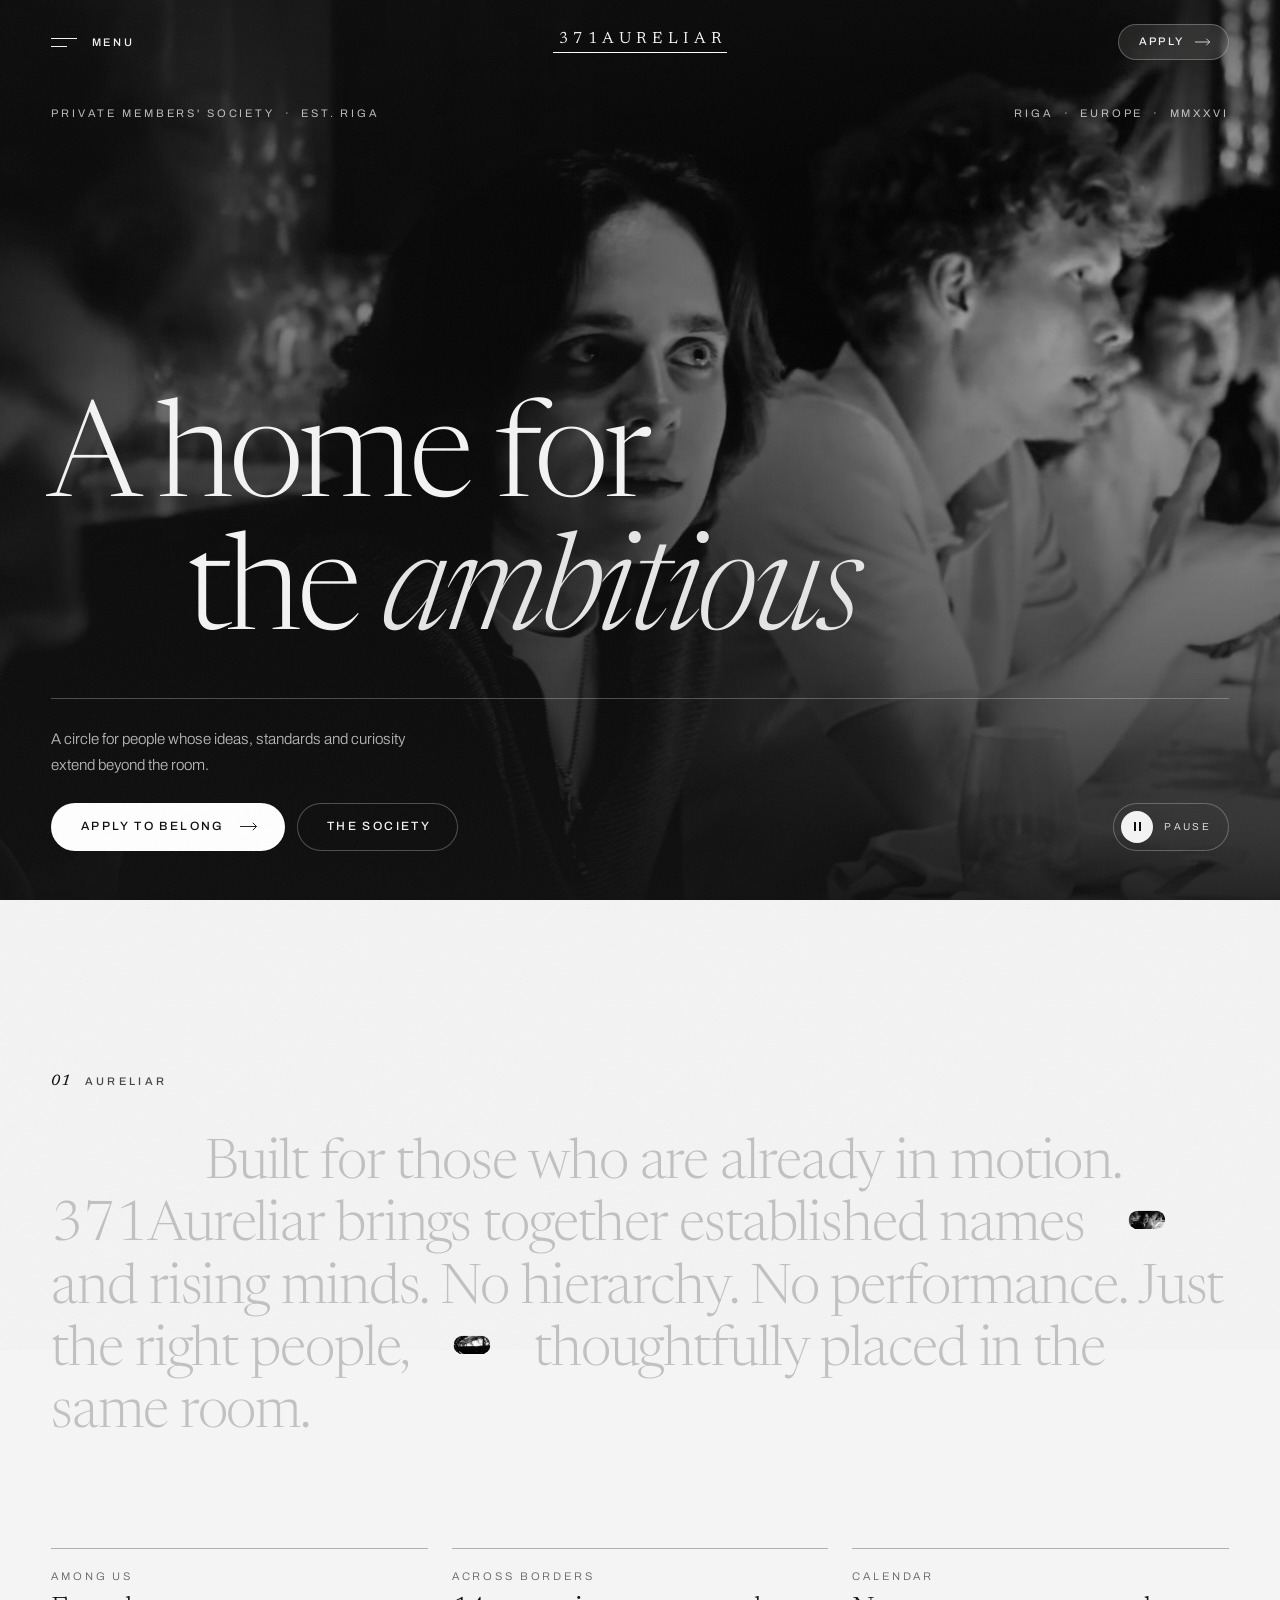
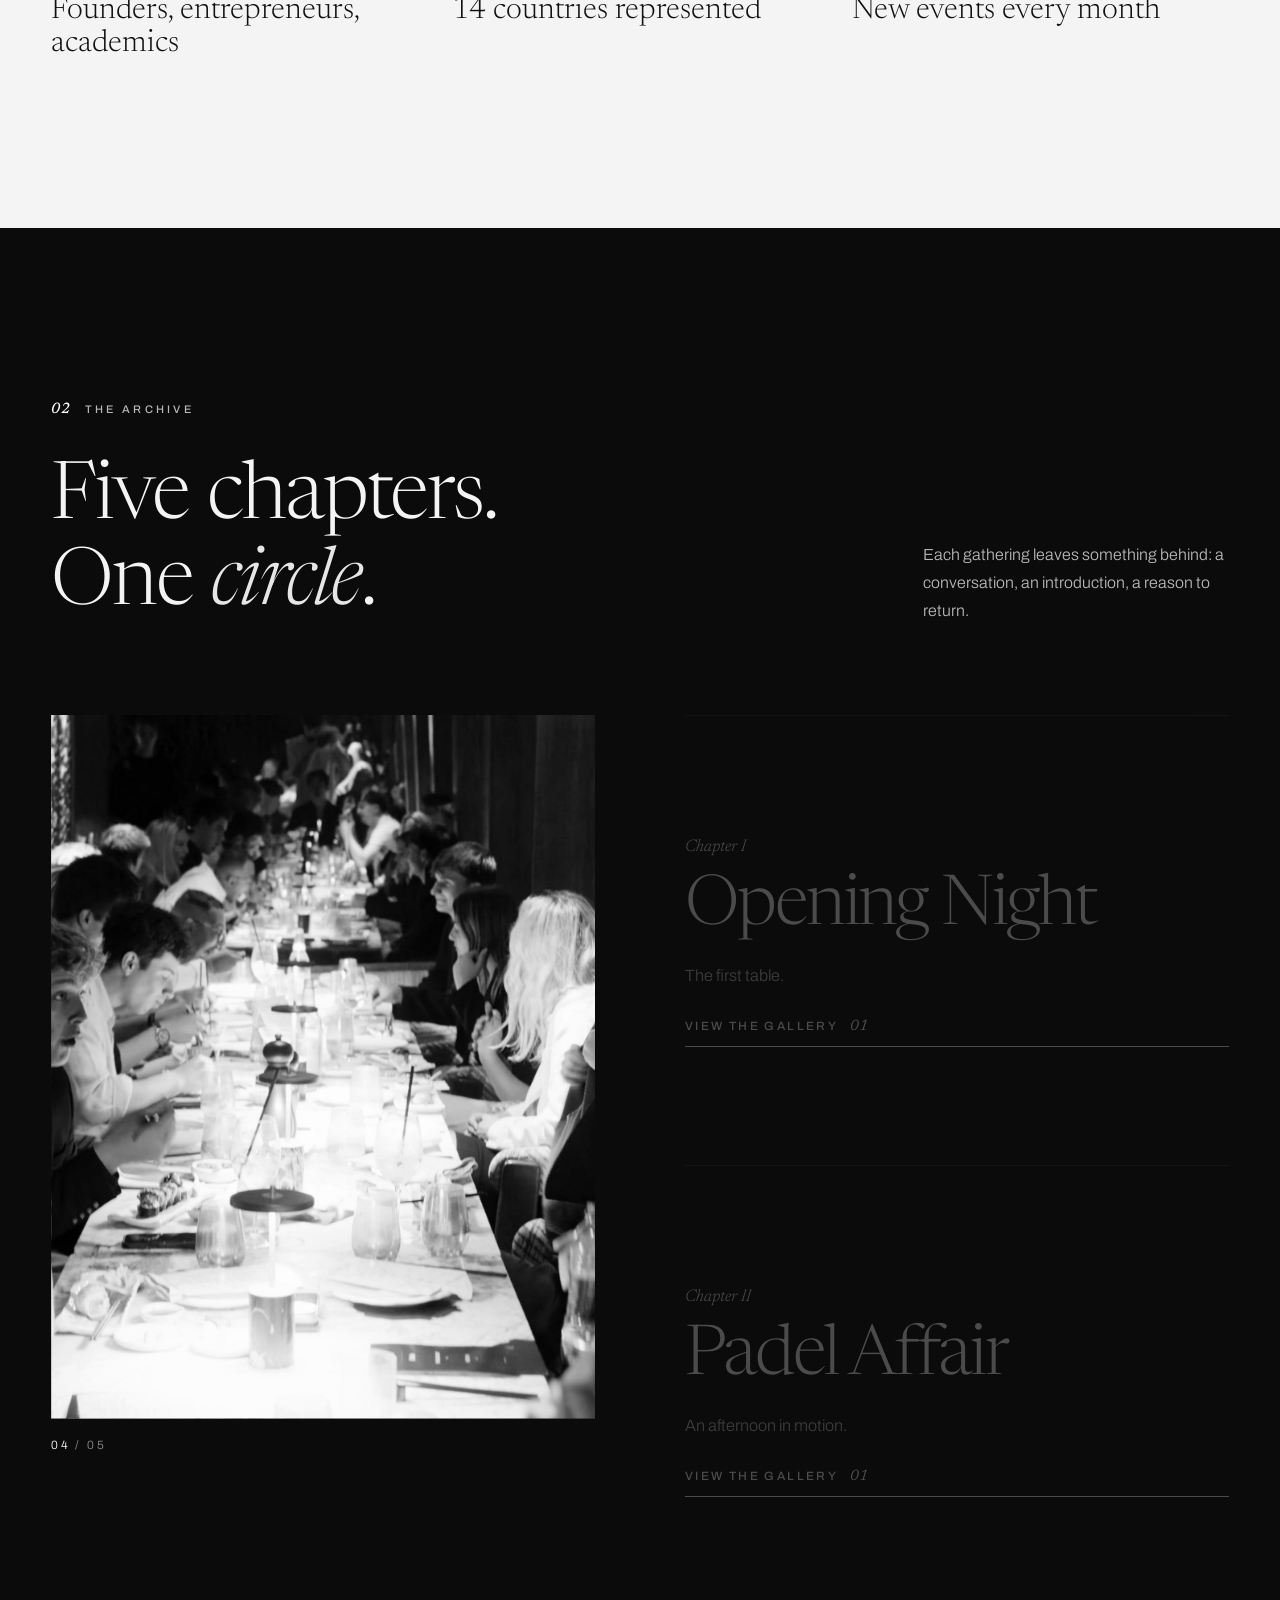
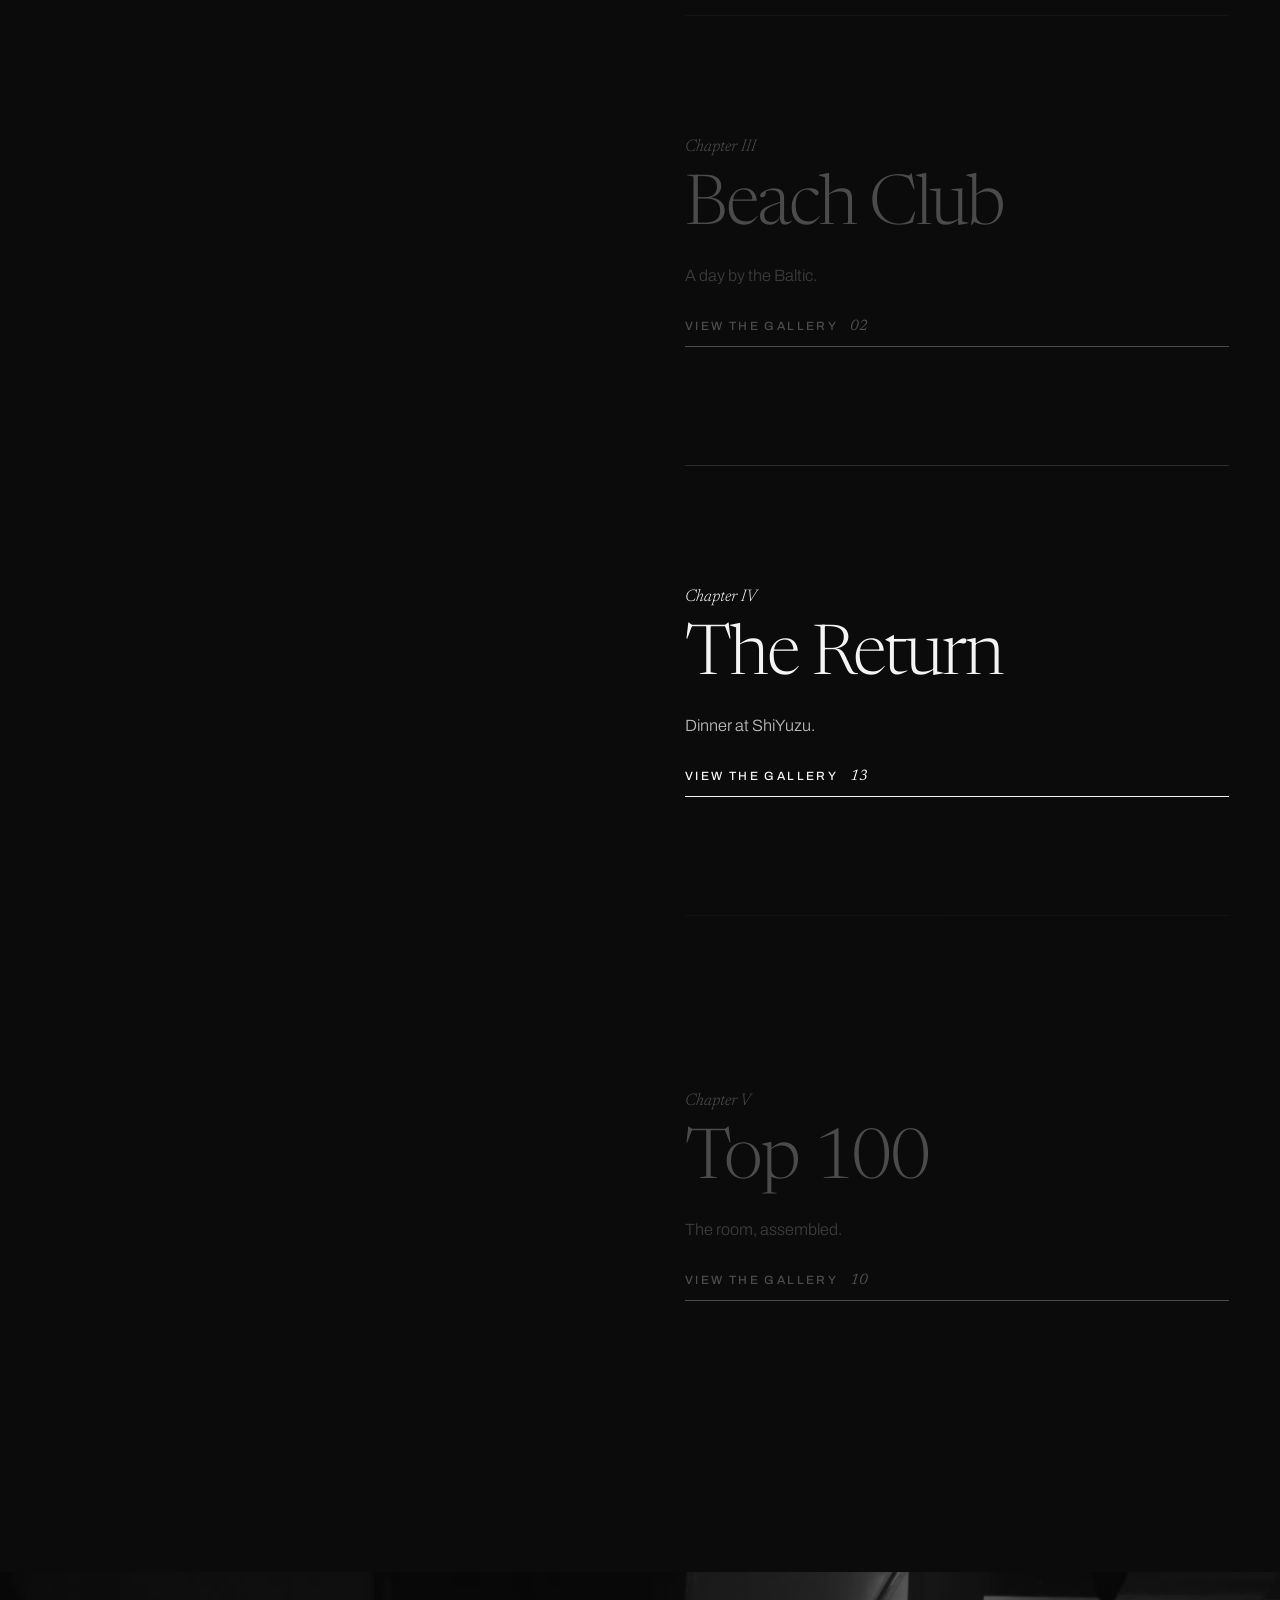
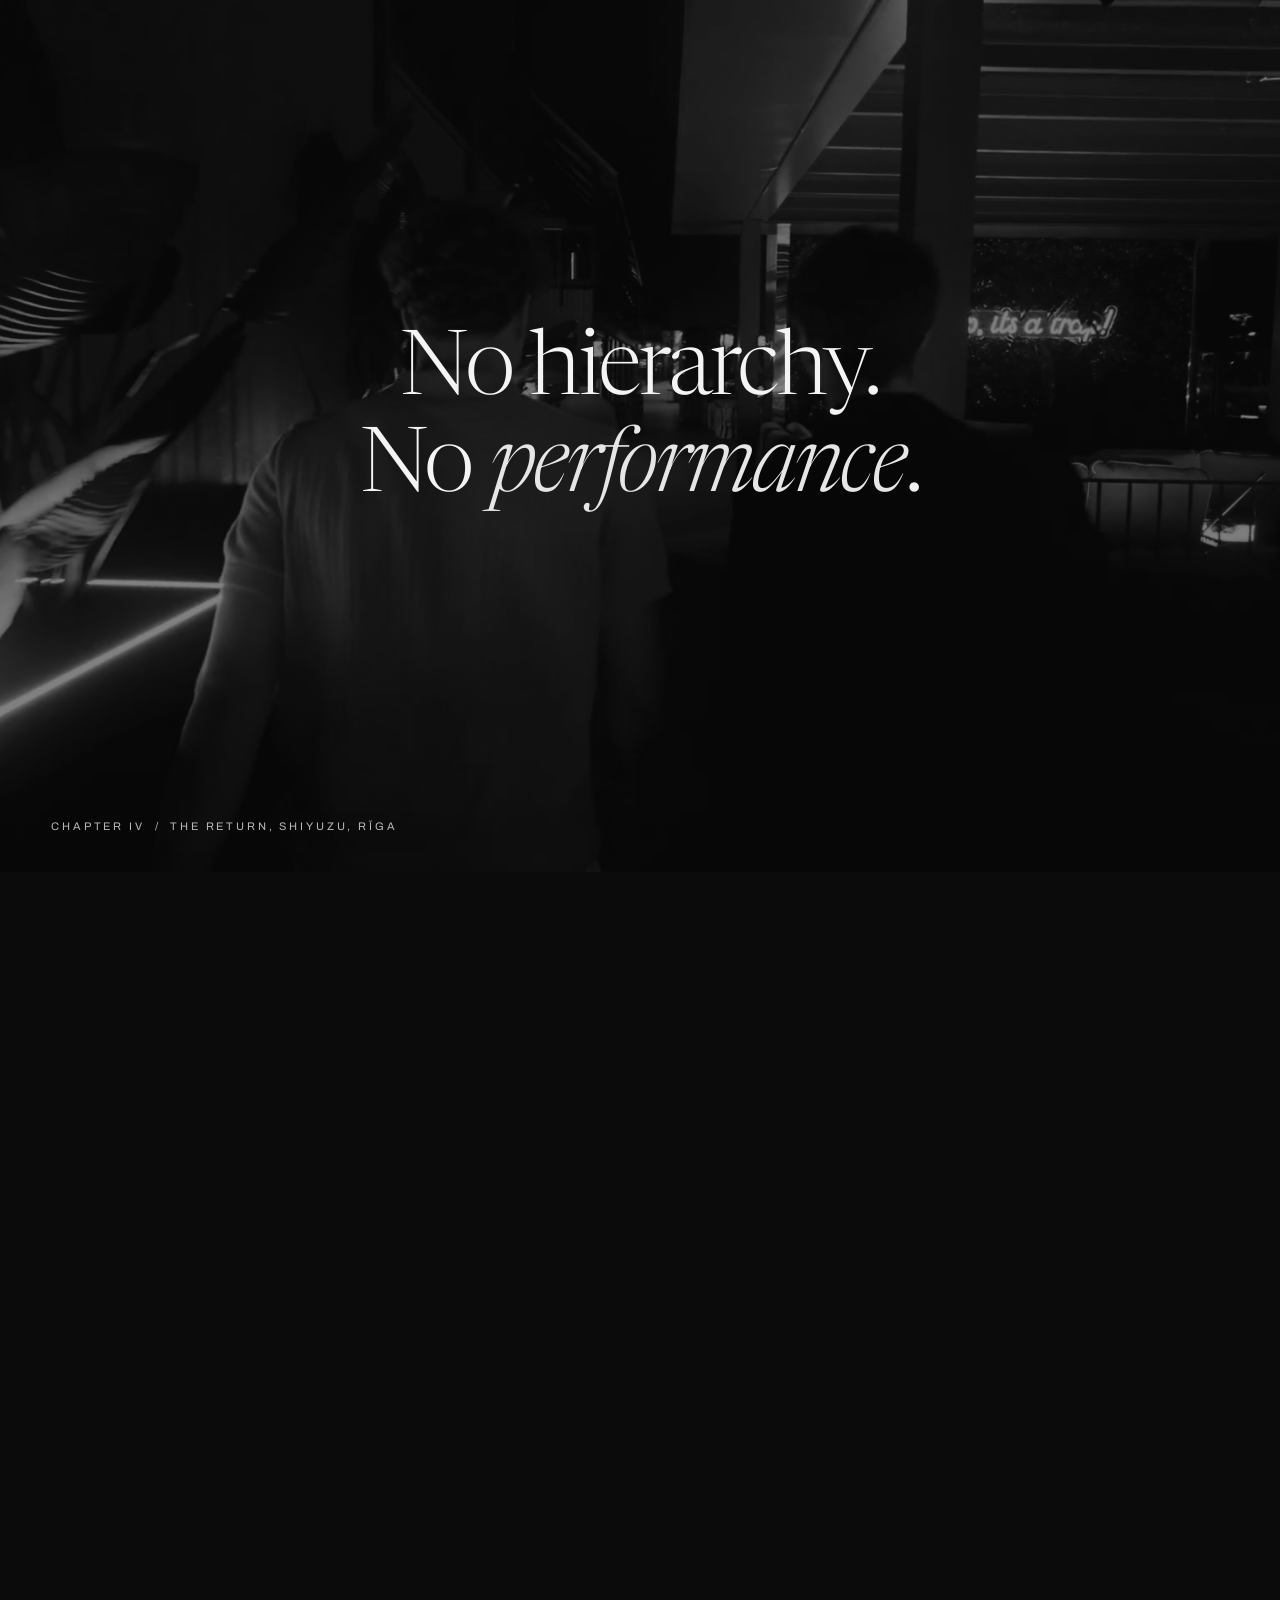
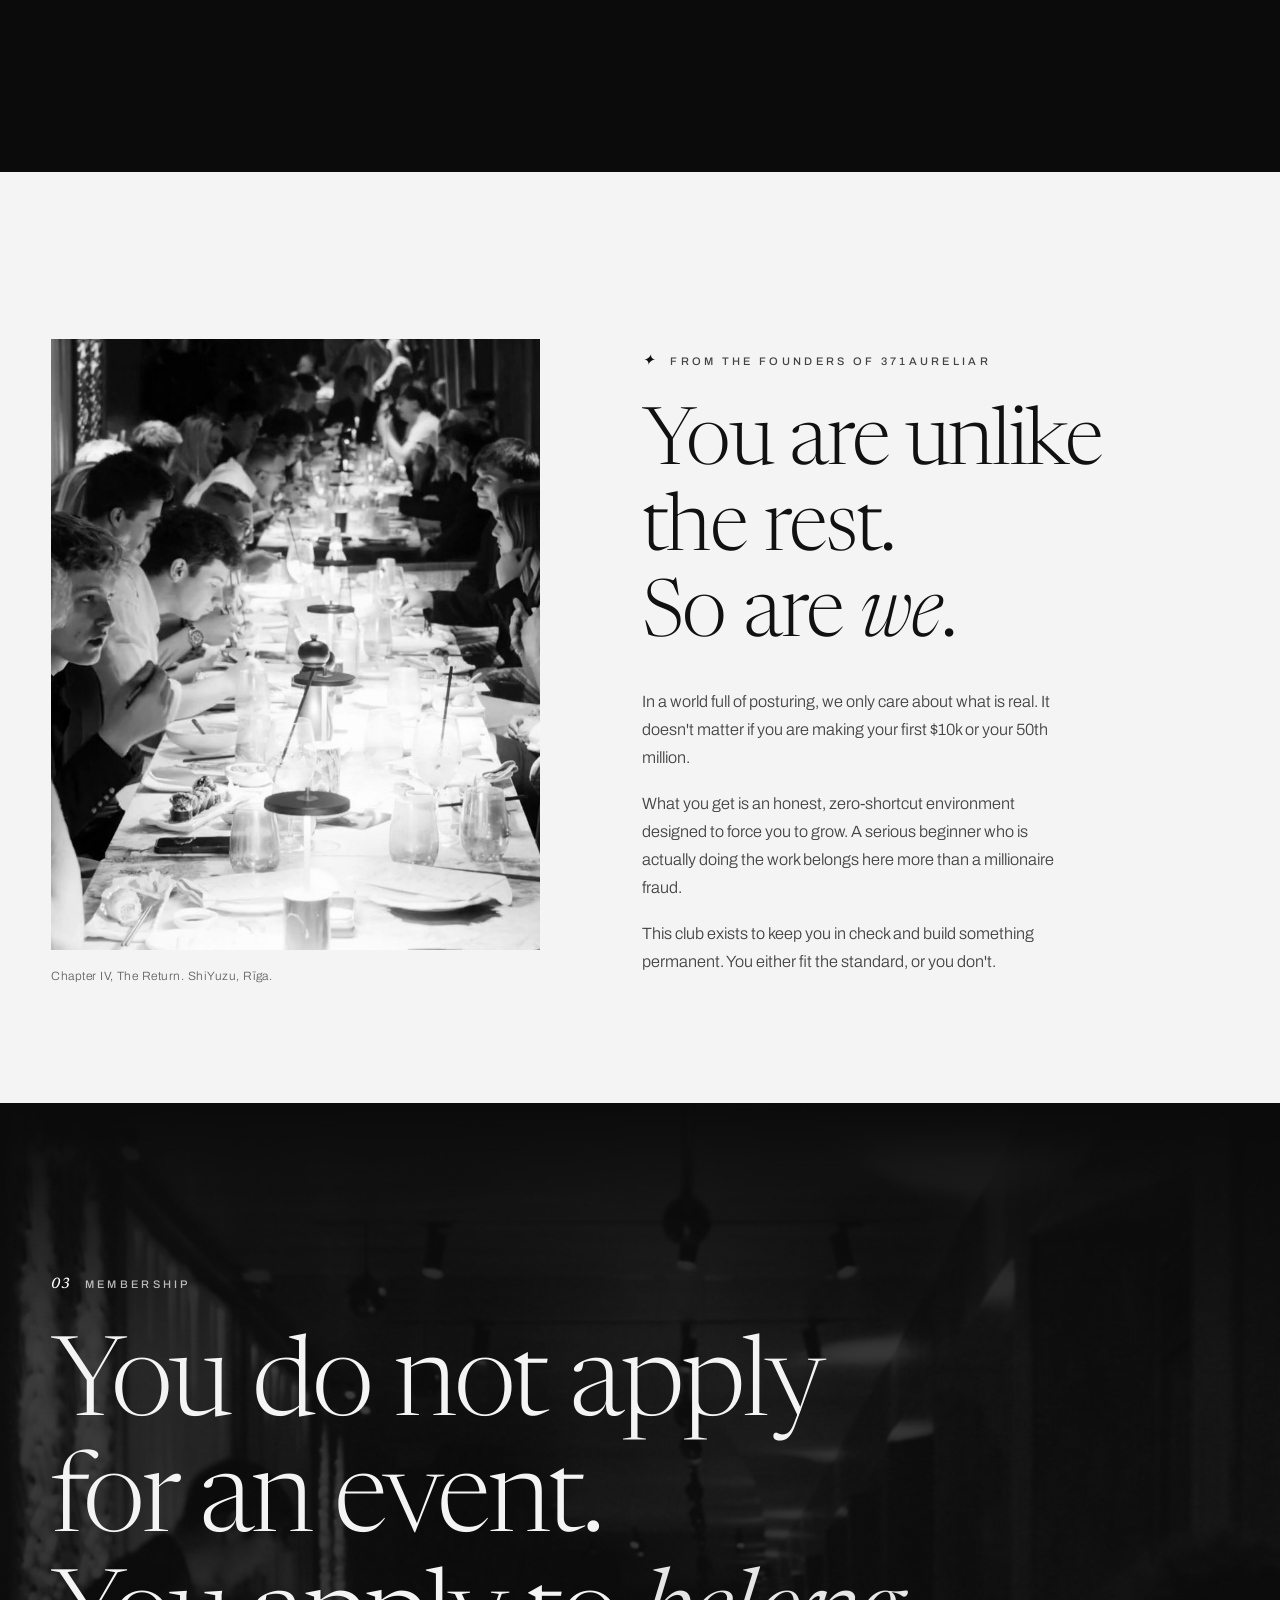
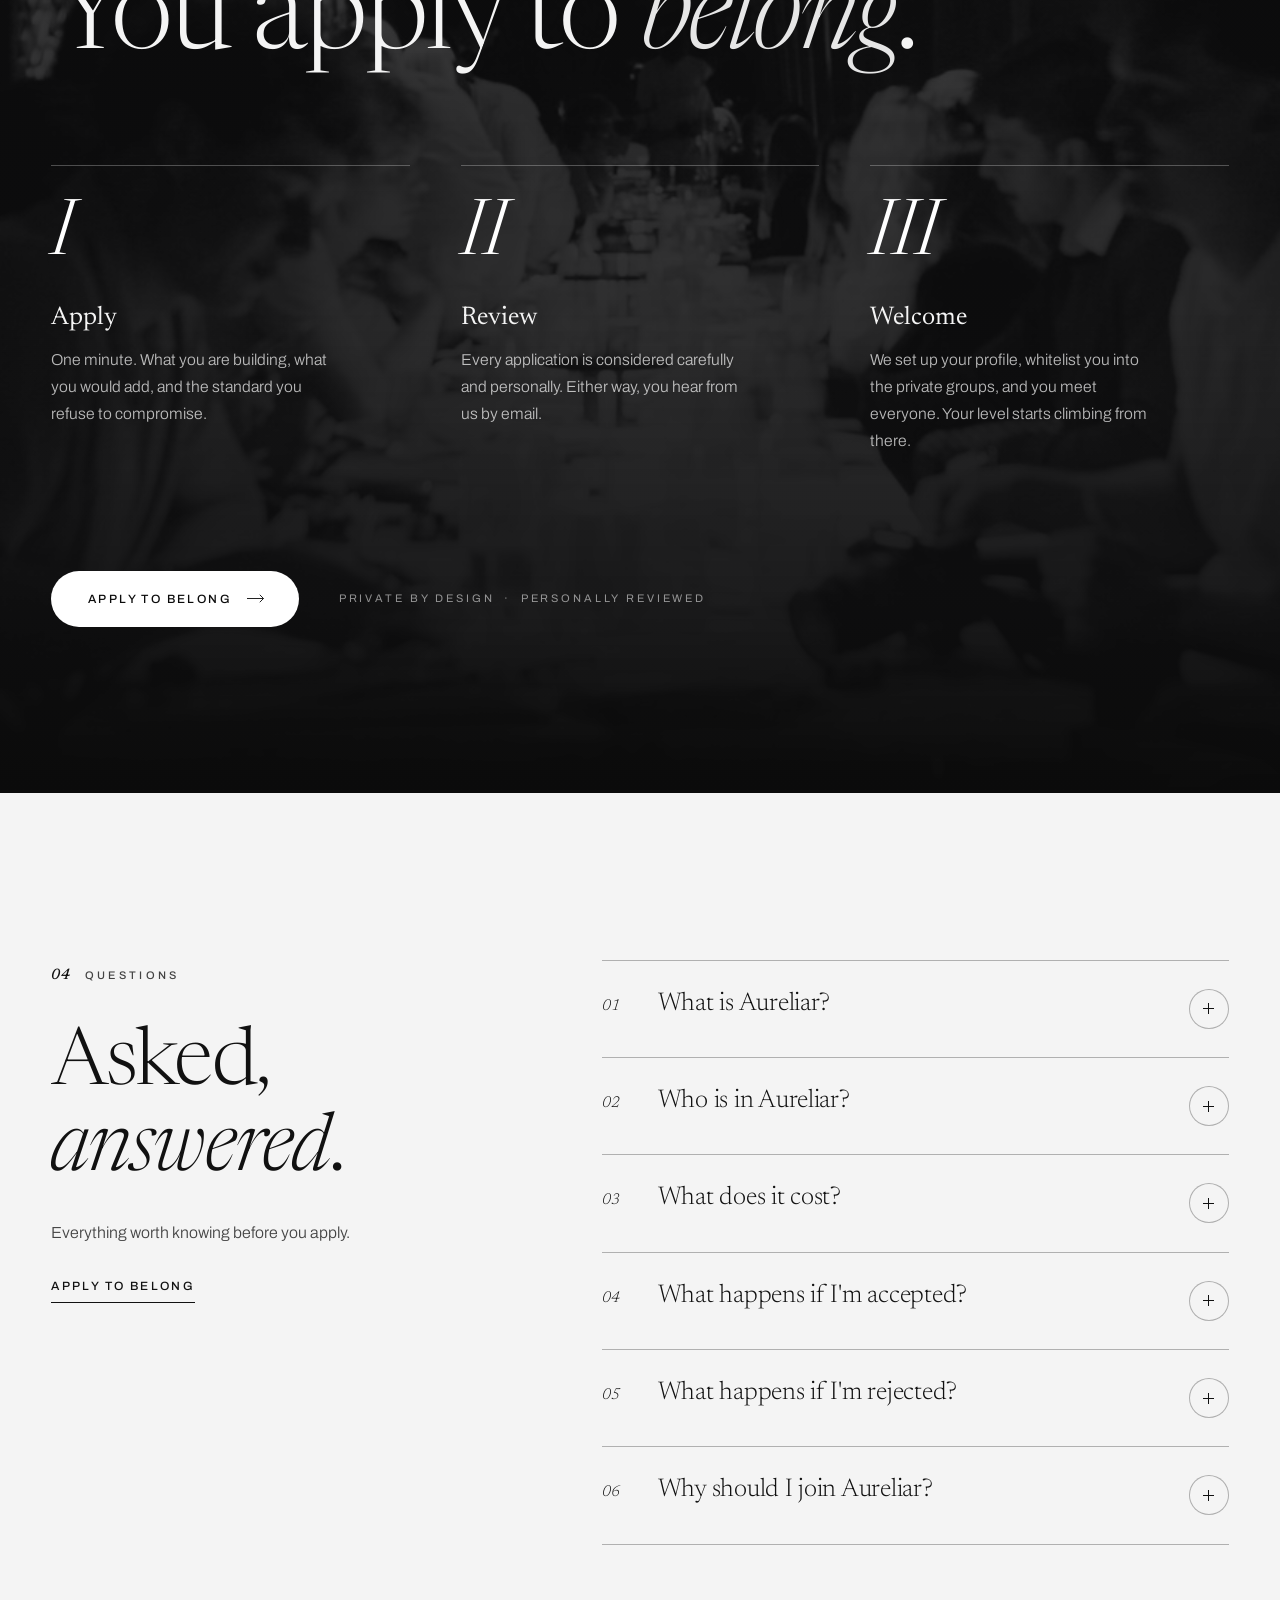
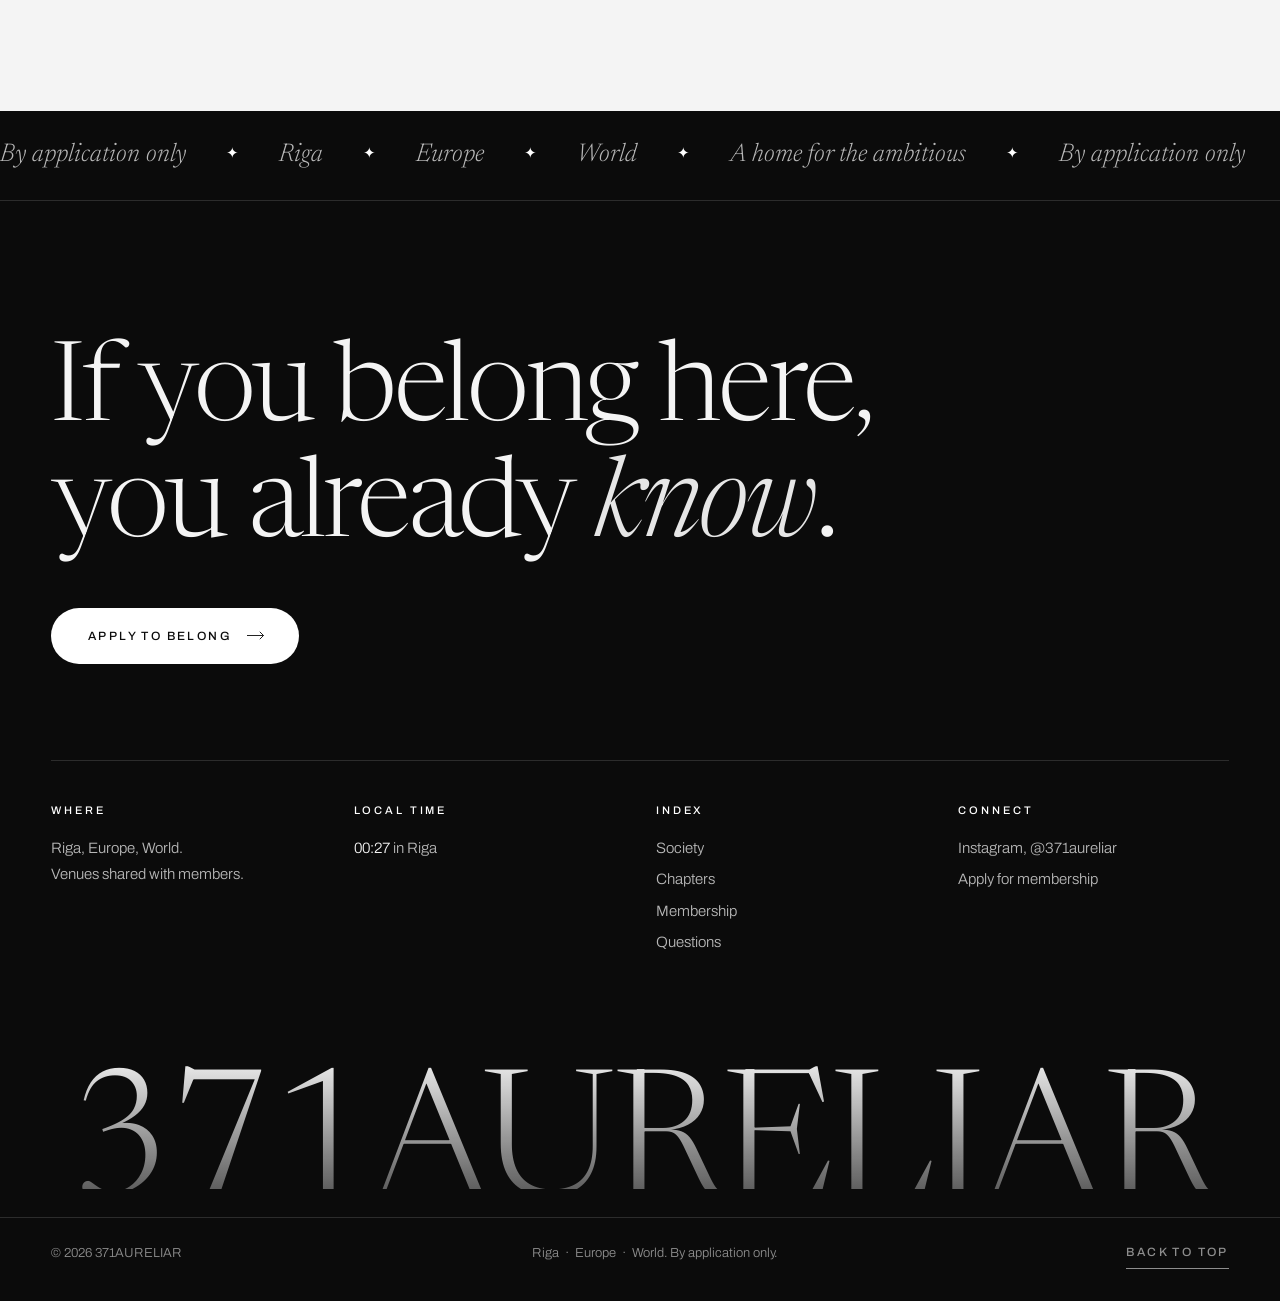
<file: index.html>
<!DOCTYPE html>
<html lang="en" class="no-js">
<head>
<meta charset="utf-8">
<meta name="viewport" content="width=device-width, initial-scale=1, viewport-fit=cover">
<title>371AURELIAR | A Home for the Ambitious | Private Members' Society, Riga</title>
<meta name="description" content="371AURELIAR is a private members' society in Riga. A circle for people whose ideas, standards and curiosity extend beyond the room. By application only.">
<meta name="theme-color" content="#0B0B0B">
<meta property="og:title" content="371AURELIAR | A Home for the Ambitious">
<meta property="og:description" content="A private members' society. Riga, Europe, MMXXVI. By application only.">
<meta property="og:type" content="website">
<meta property="og:url" content="https://aureliar.com/">
<meta property="og:image" content="https://aureliar.com/assets/img/og.jpg">
<meta name="twitter:card" content="summary_large_image">
<link rel="canonical" href="https://aureliar.com/">
<link rel="icon" href="favicon.svg" type="image/svg+xml">
<link rel="preconnect" href="https://fonts.googleapis.com">
<link rel="preconnect" href="https://fonts.gstatic.com" crossorigin>
<link href="https://fonts.googleapis.com/css2?family=Archivo:wght@300;400;500&family=Newsreader:ital,opsz,wght@0,6..72,300..500;1,6..72,300..400&display=swap" rel="stylesheet">
<link rel="preload" as="image" href="assets/img/hero-poster.jpg?v=3">
<link rel="stylesheet" href="assets/css/styles.css?v=8">
<link rel="stylesheet" href="assets/css/bw.css?v=1">
<script>document.documentElement.className='js';try{if(sessionStorage.getItem('aur-seen'))document.documentElement.classList.add('is-seen')}catch(e){}</script>
</head>

<body>

<a class="skip" href="#main">Skip to content</a>

<svg width="0" height="0" style="position:absolute" aria-hidden="true">
  <symbol id="arrow" viewBox="0 0 24 12">
    <path d="M0 6h22M17 1l5 5-5 5" fill="none" stroke="currentColor" stroke-width="1.2"/>
  </symbol>
</svg>

<!-- Intro curtain. Plays once per session, skipped under reduced motion. -->
<div class="curtain" aria-hidden="true">
  <div class="curtain__mark">
    <span class="curtain__word">371Aureliar</span>
    <span class="curtain__rule"></span>
    <span class="curtain__sub">Riga &nbsp;·&nbsp; Europe &nbsp;·&nbsp; MMXXVI</span>
  </div>
</div>

<div class="grain" aria-hidden="true"></div>

<!-- ============================================================= header -->
<header class="header" id="header">
  <div class="header__inner">
    <button class="menu-btn" id="burger" aria-label="Open menu" aria-expanded="false" aria-controls="menu">
      <span class="menu-btn__lines" aria-hidden="true"><span></span><span></span></span>
      <span class="menu-btn__label">Menu</span>
    </button>

    <a class="mark" href="index.html" aria-label="371AURELIAR home">
      <span class="mark__word">371Aureliar</span>
      <span class="mark__rule" aria-hidden="true"></span>
    </a>

    <a class="btn btn--sm btn--glass header__cta" href="apply.html">
      <span>Apply</span>
      <svg width="16" height="8" aria-hidden="true"><use href="#arrow"></use></svg>
    </a>
  </div>
</header>

<!-- ======================================================= overlay menu -->
<div class="menu" id="menu" aria-hidden="true" inert>
  <div class="menu__media" aria-hidden="true">
    <img src="assets/img/club-table.jpg" alt="" loading="lazy" data-menu-img>
  </div>
  <nav class="menu__nav" aria-label="Main">
    <ol class="menu__list">
      <li><a href="#society" data-img="assets/img/club-table.jpg"><span class="menu__no">01</span>Society</a></li>
      <li><a href="#chapters" data-img="assets/img/club-beach.jpg"><span class="menu__no">02</span>Chapters</a></li>
      <li><a href="#membership" data-img="assets/img/apply-terrace.jpg"><span class="menu__no">03</span>Membership</a></li>
      <li><a href="#faq" data-img="assets/img/club-season.jpg"><span class="menu__no">04</span>Questions</a></li>
    </ol>
    <div class="menu__foot">
      <a class="btn" href="apply.html">
        <span>Apply to belong</span>
        <svg width="18" height="9" aria-hidden="true"><use href="#arrow"></use></svg>
      </a>
      <div class="menu__meta">
        <span>Riga, Europe</span>
        <a href="https://instagram.com/371aureliar" target="_blank" rel="noopener">Instagram</a>
        <span>By application only</span>
      </div>
    </div>
  </nav>
</div>

<main id="main">

  <!-- ============================================================ hero -->
  <section class="hero" aria-label="Introduction">
    <div class="hero__media" data-parallax="0.18">
      <video class="hero__video" autoplay muted loop playsinline preload="auto" poster="assets/img/hero-poster.jpg?v=3" data-video>
        <source src="assets/video/hero-720.mp4?v=3" type="video/mp4" media="(max-width: 900px)">
        <source src="assets/video/hero.webm?v=3" type="video/webm">
        <source src="assets/video/hero.mp4?v=3" type="video/mp4">
      </video>
    </div>
    <div class="hero__scrim" aria-hidden="true"></div>

    <div class="hero__top">
      <p class="meta" data-intro style="--i:1">Private members' society &nbsp;·&nbsp; Est. Riga</p>
      <p class="meta meta--right" data-intro style="--i:2">Riga &nbsp;·&nbsp; Europe &nbsp;·&nbsp; MMXXVI</p>
    </div>

    <div class="hero__body">
      <h1 class="hero__title">
        <span class="line"><span data-intro style="--i:2">A home for</span></span>
        <span class="line"><span data-intro style="--i:3">the <em>ambitious</em></span></span>
      </h1>

      <div class="hero__foot">
        <div class="hero__lede" data-intro style="--i:5">
          <p>A circle for people whose ideas, standards and curiosity extend beyond the room.</p>
          <div class="hero__ctas">
            <a class="btn" href="apply.html">
              <span>Apply to belong</span>
              <svg width="18" height="9" aria-hidden="true"><use href="#arrow"></use></svg>
            </a>
            <a class="btn btn--ghost" href="#society"><span>The society</span></a>
          </div>
        </div>

        <div class="hero__now" data-intro style="--i:6">
          <button class="vid-toggle" type="button" data-video-toggle aria-label="Pause film">
            <span class="vid-toggle__icon" aria-hidden="true"></span>
            <span class="vid-toggle__text">Pause</span>
          </button>
        </div>
      </div>
    </div>

  </section>

  <!-- ======================================================= 01 society -->
  <section class="idea" id="society" aria-label="The society">
    <div class="wrap">
      <div class="label reveal"><span>01</span>Aureliar</div>
      <p class="idea__text" data-words>
        Built for those who are already in motion. 371Aureliar brings together established names
        <span class="pill-img" aria-hidden="true"><img src="assets/img/pill-2.jpg" alt="" loading="lazy"></span>
        and rising minds. No hierarchy. No performance. Just the right people,
        <span class="pill-img" aria-hidden="true"><img src="assets/img/pill-3.jpg" alt="" loading="lazy"></span>
        thoughtfully placed in the same room.
      </p>

      <div class="idea__foot">
        <dl class="figures">
          <div class="reveal">
            <dt>Among us</dt>
            <dd>Founders, entrepreneurs, academics</dd>
          </div>
          <div class="reveal" style="--delay:80ms">
            <dt>Across borders</dt>
            <dd><span data-count="14">14</span> countries represented</dd>
          </div>
          <div class="reveal" style="--delay:160ms">
            <dt>Calendar</dt>
            <dd>New events every month</dd>
          </div>
        </dl>
      </div>
    </div>
  </section>

  <!-- ====================================================== 02 chapters -->
  <section class="club" id="chapters" aria-label="Chapters">
    <div class="wrap">
      <header class="sec-head sec-head--row">
        <div>
          <div class="label reveal"><span>02</span>The archive</div>
          <h2 class="display display--l split-lines">
            <span class="line"><span>Five chapters.</span></span>
            <span class="line"><span>One <em>circle</em>.</span></span>
          </h2>
        </div>
        <p class="lede reveal">Each gathering leaves something behind: a conversation, an introduction, a reason to return.</p>
      </header>

      <div class="club__grid">
        <div class="club__stage" aria-hidden="true">
          <div class="club__frame">
            <img class="is-active" src="assets/img/club-opening.jpg" alt="" data-stage="0">
            <img src="assets/img/club-padel.jpg" alt="" loading="lazy" data-stage="1">
            <img src="assets/img/club-beach-2.jpg" alt="" loading="lazy" data-stage="2">
            <img src="assets/img/club-table.jpg" alt="" loading="lazy" data-stage="3">
            <img src="assets/img/club-top100.jpg" alt="" loading="lazy" data-stage="4">
          </div>
          <div class="club__count"><span data-stage-no>01</span> / 05</div>
        </div>

        <ol class="club__list">
          <li class="pillar" data-pillar="0">
            <figure class="pillar__img"><img src="assets/img/club-opening.jpg" alt="Two members dancing, hands raised, on Opening Night" loading="lazy"></figure>
            <span class="pillar__no">Chapter I</span>
            <h3 class="pillar__title">Opening Night</h3>
            <p>The first table.</p>
            <button class="textlink pillar__open" type="button" data-gallery="opening" aria-haspopup="dialog">View the gallery<span class="pillar__count">01</span></button>
          </li>
          <li class="pillar" data-pillar="1">
            <figure class="pillar__img"><img src="assets/img/club-padel.jpg" alt="Members at the courtside tables while others play padel" loading="lazy"></figure>
            <span class="pillar__no">Chapter II</span>
            <h3 class="pillar__title">Padel Affair</h3>
            <p>An afternoon in motion.</p>
            <button class="textlink pillar__open" type="button" data-gallery="padel" aria-haspopup="dialog">View the gallery<span class="pillar__count">01</span></button>
          </li>
          <li class="pillar" data-pillar="2">
            <figure class="pillar__img"><img src="assets/img/club-beach-2.jpg" alt="Members gathered on the beach deck, the Baltic Sea behind them" loading="lazy"></figure>
            <span class="pillar__no">Chapter III</span>
            <h3 class="pillar__title">Beach Club</h3>
            <p>A day by the Baltic.</p>
            <button class="textlink pillar__open" type="button" data-gallery="beach" aria-haspopup="dialog">View the gallery<span class="pillar__count">02</span></button>
          </li>
          <li class="pillar" data-pillar="3">
            <figure class="pillar__img"><img src="assets/img/club-table.jpg" alt="Guests along the long table at ShiYuzu" loading="lazy"></figure>
            <span class="pillar__no">Chapter IV</span>
            <h3 class="pillar__title">The Return</h3>
            <p>Dinner at ShiYuzu.</p>
            <button class="textlink pillar__open" type="button" data-gallery="return" aria-haspopup="dialog">View the gallery<span class="pillar__count">13</span></button>
          </li>
          <li class="pillar" data-pillar="4">
            <figure class="pillar__img"><img src="assets/img/club-top100.jpg" alt="Guests in conversation by a tall window at Top 100" loading="lazy"></figure>
            <span class="pillar__no">Chapter V</span>
            <h3 class="pillar__title">Top 100</h3>
            <p>The room, assembled.</p>
            <button class="textlink pillar__open" type="button" data-gallery="top100" aria-haspopup="dialog">View the gallery<span class="pillar__count">10</span></button>
          </li>
        </ol>
      </div>
    </div>
  </section>

  <!-- ============================================================ film -->
  <section class="film" id="film" aria-label="Film from The Return">
    <div class="film__sticky">
      <div class="film__frame" data-film>
        <video muted loop playsinline preload="none" poster="assets/img/reel-poster.jpg" data-video data-lazy-video>
          <source data-src="assets/video/reel.mp4" type="video/mp4">
        </video>
        <div class="film__scrim" aria-hidden="true"></div>
      </div>
      <blockquote class="film__quote">
        <span class="line"><span>No hierarchy.</span></span>
        <span class="line"><span>No <em>performance</em>.</span></span>
      </blockquote>
      <p class="film__cap meta">Chapter IV &nbsp;/&nbsp; The Return, ShiYuzu, Rīga</p>
    </div>
  </section>

  <!-- ===================================================== the founders -->
  <section class="intro" aria-label="From the founders">
    <div class="wrap intro__grid">
      <figure class="intro__figure reveal">
        <div class="intro__img" data-parallax-inner>
          <img src="assets/img/founders-table.jpg" alt="The long candlelit table at ShiYuzu, members seated along both sides" loading="lazy">
        </div>
        <figcaption class="cap">Chapter IV, The Return. ShiYuzu, Rīga.</figcaption>
      </figure>

      <div class="intro__body">
        <p class="label reveal"><span>✦</span>From the founders of 371Aureliar</p>
        <h2 class="display display--l split-lines">
          <span class="line"><span>You are unlike</span></span>
          <span class="line"><span>the rest.</span></span>
          <span class="line"><span>So are <em>we</em>.</span></span>
        </h2>
        <div class="letter reveal">
          <p>In a world full of posturing, we only care about what is real. It doesn't matter if you are making your first $10k or your 50th million.</p>
          <p>What you get is an honest, zero-shortcut environment designed to force you to grow. A serious beginner who is actually doing the work belongs here more than a millionaire fraud.</p>
          <p>This club exists to keep you in check and build something permanent. You either fit the standard, or you don't.</p>
        </div>
      </div>
    </div>
  </section>

  <!-- ====================================================== 03 membership -->
  <section class="membership" id="membership" aria-label="Membership">
    <div class="membership__bg" aria-hidden="true" data-parallax="0.12">
      <img src="assets/img/wide.jpg" alt="" loading="lazy">
    </div>
    <div class="membership__scrim" aria-hidden="true"></div>

    <div class="wrap membership__inner">
      <header class="sec-head">
        <div class="label reveal"><span>03</span>Membership</div>
        <h2 class="display display--xl split-lines">
          <span class="line"><span>You do not apply</span></span>
          <span class="line"><span>for an event.</span></span>
          <span class="line"><span>You apply to <em>belong</em>.</span></span>
        </h2>
      </header>

      <ol class="steps">
        <li class="step reveal">
          <span class="step__no">I</span>
          <h3>Apply</h3>
          <p>One minute. What you are building, what you would add, and the standard you refuse to compromise.</p>
        </li>
        <li class="step reveal" style="--delay:100ms">
          <span class="step__no">II</span>
          <h3>Review</h3>
          <p>Every application is considered carefully and personally. Either way, you hear from us by email.</p>
        </li>
        <li class="step reveal" style="--delay:200ms">
          <span class="step__no">III</span>
          <h3>Welcome</h3>
          <p>We set up your profile, whitelist you into the private groups, and you meet everyone. Your level starts climbing from there.</p>
        </li>
      </ol>

      <div class="membership__cta reveal">
        <a class="btn btn--lg" href="apply.html">
          <span>Apply to belong</span>
          <svg width="18" height="9" aria-hidden="true"><use href="#arrow"></use></svg>
        </a>
        <p class="meta">Private by design &nbsp;·&nbsp; Personally reviewed</p>
      </div>
    </div>
  </section>

  <!-- ============================================================ 04 faq -->
  <section class="faq" id="faq" aria-label="Questions">
    <div class="wrap faq__grid">
      <header class="faq__head">
        <div class="label reveal"><span>04</span>Questions</div>
        <h2 class="display display--l split-lines">
          <span class="line"><span>Asked,</span></span>
          <span class="line"><span><em>answered</em>.</span></span>
        </h2>
        <p class="lede reveal">Everything worth knowing before you apply.</p>
        <a class="textlink reveal" href="apply.html">Apply to belong</a>
      </header>

      <div class="qas">
        <details class="qa reveal">
          <summary><span class="qa__no">01</span><span class="qa__q">What is Aureliar?</span><span class="qa__sign" aria-hidden="true"></span></summary>
          <div class="qa__a"><div><p>Aureliar is a private society for founders who refuse to live an average life. We don't just gather, we build: partnerships, deals, and a standard that pulls everyone up.</p></div></div>
        </details>
        <details class="qa reveal">
          <summary><span class="qa__no">02</span><span class="qa__q">Who is in Aureliar?</span><span class="qa__sign" aria-hidden="true"></span></summary>
          <div class="qa__a"><div><p>Founders, mostly. Ecommerce, agencies, SaaS, creators, models, and everything around them. What they share is one thing: ambition.</p></div></div>
        </details>
        <details class="qa reveal">
          <summary><span class="qa__no">03</span><span class="qa__q">What does it cost?</span><span class="qa__sign" aria-hidden="true"></span></summary>
          <div class="qa__a"><div><p>Nothing. For now.</p></div></div>
        </details>
        <details class="qa reveal">
          <summary><span class="qa__no">04</span><span class="qa__q">What happens if I'm accepted?</span><span class="qa__sign" aria-hidden="true"></span></summary>
          <div class="qa__a"><div><p>You'll receive an email. After that, we set up your profile, you're whitelisted into the private groups and you meet everyone. Your level starts climbing from there.</p></div></div>
        </details>
        <details class="qa reveal">
          <summary><span class="qa__no">05</span><span class="qa__q">What happens if I'm rejected?</span><span class="qa__sign" aria-hidden="true"></span></summary>
          <div class="qa__a"><div><p>You'll hear from us by email. Most no's come down to timing, when we're near capacity, or an application that didn't show enough yet. Wait a few months, work and apply again.</p></div></div>
        </details>
        <details class="qa reveal">
          <summary><span class="qa__no">06</span><span class="qa__q">Why should I join Aureliar?</span><span class="qa__sign" aria-hidden="true"></span></summary>
          <div class="qa__a"><div><p>We aren't here to convince you. If you belong here, you already know it.</p></div></div>
        </details>
      </div>
    </div>
  </section>

</main>

<!-- ============================================================= footer -->
<footer class="footer" id="contact">
  <div class="marquee" aria-hidden="true">
    <div class="marquee__track">
      <span>By application only</span><i>✦</i><span>Riga</span><i>✦</i><span>Europe</span><i>✦</i><span>World</span><i>✦</i><span>A home for the ambitious</span><i>✦</i>
      <span>By application only</span><i>✦</i><span>Riga</span><i>✦</i><span>Europe</span><i>✦</i><span>World</span><i>✦</i><span>A home for the ambitious</span><i>✦</i>
    </div>
  </div>

  <div class="wrap">
    <div class="footer__cta">
      <h2 class="display display--xl split-lines">
        <span class="line"><span>If you belong here,</span></span>
        <span class="line"><span>you already <em>know</em>.</span></span>
      </h2>
      <a class="btn btn--lg reveal" href="apply.html">
        <span>Apply to belong</span>
        <svg width="18" height="9" aria-hidden="true"><use href="#arrow"></use></svg>
      </a>
    </div>

    <div class="footer__grid">
      <div>
        <h4>Where</h4>
        <p>Riga, Europe, World.<br>Venues shared with members.</p>
      </div>
      <div>
        <h4>Local time</h4>
        <p><span data-clock>--:--</span> in Riga</p>
      </div>
      <div>
        <h4>Index</h4>
        <ul>
          <li><a href="#society">Society</a></li>
          <li><a href="#chapters">Chapters</a></li>
          <li><a href="#membership">Membership</a></li>
          <li><a href="#faq">Questions</a></li>
        </ul>
      </div>
      <div>
        <h4>Connect</h4>
        <ul>
          <li><a href="https://instagram.com/371aureliar" target="_blank" rel="noopener">Instagram, @371aureliar</a></li>
          <li><a href="apply.html">Apply for membership</a></li>
        </ul>
      </div>
    </div>
  </div>

  <div class="footer__word" aria-hidden="true">
    <span>371Aureliar</span>
  </div>

  <div class="wrap footer__bottom">
    <p>&copy; <span data-year>2026</span> 371AURELIAR</p>
    <p>Riga &nbsp;·&nbsp; Europe &nbsp;·&nbsp; World. By application only.</p>
    <a href="#main" class="textlink textlink--quiet">Back to top</a>
  </div>
</footer>

<!-- ============================================== chapter galleries -->
<div class="gallery" id="gallery" role="dialog" aria-modal="true" aria-labelledby="gallery-title" aria-hidden="true" inert>
  <div class="gallery__body" data-lenis-prevent>
    <header class="gallery__head wrap">
      <div>
        <span class="gallery__no" data-gallery-no></span>
        <h2 class="gallery__title" id="gallery-title" data-gallery-title></h2>
        <p class="gallery__sub" data-gallery-sub></p>
      </div>
      <div class="gallery__side">
        <span class="gallery__count meta" data-gallery-count></span>
        <button class="btn btn--sm btn--glass gallery__close" type="button" data-gallery-close><span>Close</span></button>
      </div>
    </header>
    <div class="gallery__grid wrap" data-gallery-grid></div>
  </div>
</div>

<template data-set="opening" data-no="Chapter I" data-title="Opening Night" data-sub="The first table.">
  <img src="assets/img/club-opening.jpg" alt="Two members dancing, hands raised, on Opening Night">
</template>
<template data-set="padel" data-no="Chapter II" data-title="Padel Affair" data-sub="An afternoon in motion.">
  <img src="assets/img/club-padel.jpg" alt="Members at the courtside tables while others play padel">
</template>
<template data-set="beach" data-no="Chapter III" data-title="Beach Club" data-sub="A day by the Baltic.">
  <img src="assets/img/club-beach-2.jpg" alt="Members gathered on the beach deck, the Baltic Sea behind them">
  <img src="assets/img/club-beach.jpg" alt="Members relaxing on the beach deck in the sun">
</template>
<template data-set="return" data-no="Chapter IV" data-title="The Return" data-sub="Dinner at ShiYuzu.">
  <img src="assets/img/club-table.jpg" alt="Guests along the long table at ShiYuzu">
  <img src="assets/img/moment-3.jpg" alt="Two guests deep in conversation across the table">
  <img src="assets/img/club-circle.jpg" alt="Members talking under the flower arch on the terrace">
  <img src="assets/img/ambassador.jpg" alt="A guest mid-conversation at the table">
  <img src="assets/img/club-court.jpg" alt="Members laughing together over dinner">
  <img src="assets/img/apply-group.jpg" alt="Members talking on the terrace at night">
  <img src="assets/img/founders-table.jpg" alt="The long candlelit table, members seated along both sides">
  <img src="assets/img/club-season.jpg" alt="A member laughing beside the flower arch">
  <img src="assets/img/apply.jpg" alt="Two guests in conversation at the table">
  <img src="assets/img/wide.jpg" alt="Guests at the long table, the room in warm light">
  <img src="assets/img/moment-6.jpg" alt="The venue's glass front, lit at night">
  <img src="assets/img/moment-4.jpg" alt="A chef rolling sushi by hand">
  <img src="assets/img/moment-1.jpg" alt="Tataki and tartare served on marble">
</template>
<template data-set="top100" data-no="Chapter V" data-title="Top 100" data-sub="The room, assembled.">
  <img src="assets/img/gallery/top100-01.jpg" alt="Two members in black tie seated by a tall window" width="1600" height="900">
  <img src="assets/img/gallery/top100-02.jpg" alt="A guest in a red dress looking across the room" width="1600" height="900">
  <img src="assets/img/gallery/top100-03.jpg" alt="The bartender at work behind the bar" width="1600" height="900">
  <img src="assets/img/gallery/top100-04.jpg" alt="A member in profile at the bar" width="1600" height="900">
  <img src="assets/img/gallery/top100-06.jpg" alt="A member taking a drink by the window" width="1600" height="900">
  <img src="assets/img/gallery/top100-07.jpg" alt="Guests in conversation by a tall window" width="1600" height="900">
  <img src="assets/img/gallery/top100-08.jpg" alt="Members gathered in the room" width="1600" height="900">
  <img src="assets/img/gallery/top100-10.jpg" alt="A member addressing the room, guests gathered around" width="1600" height="900">
  <img src="assets/img/gallery/top100-05.jpg" alt="The spread laid out on marble" width="1600" height="900">
  <img src="assets/img/gallery/top100-09.jpg" alt="A cocktail set down on the bar" width="1600" height="900">
</template>

<script src="assets/js/vendor/lenis.min.js" defer></script>
<script src="assets/js/main.js?v=8" defer></script>
</body>
</html>
</file>
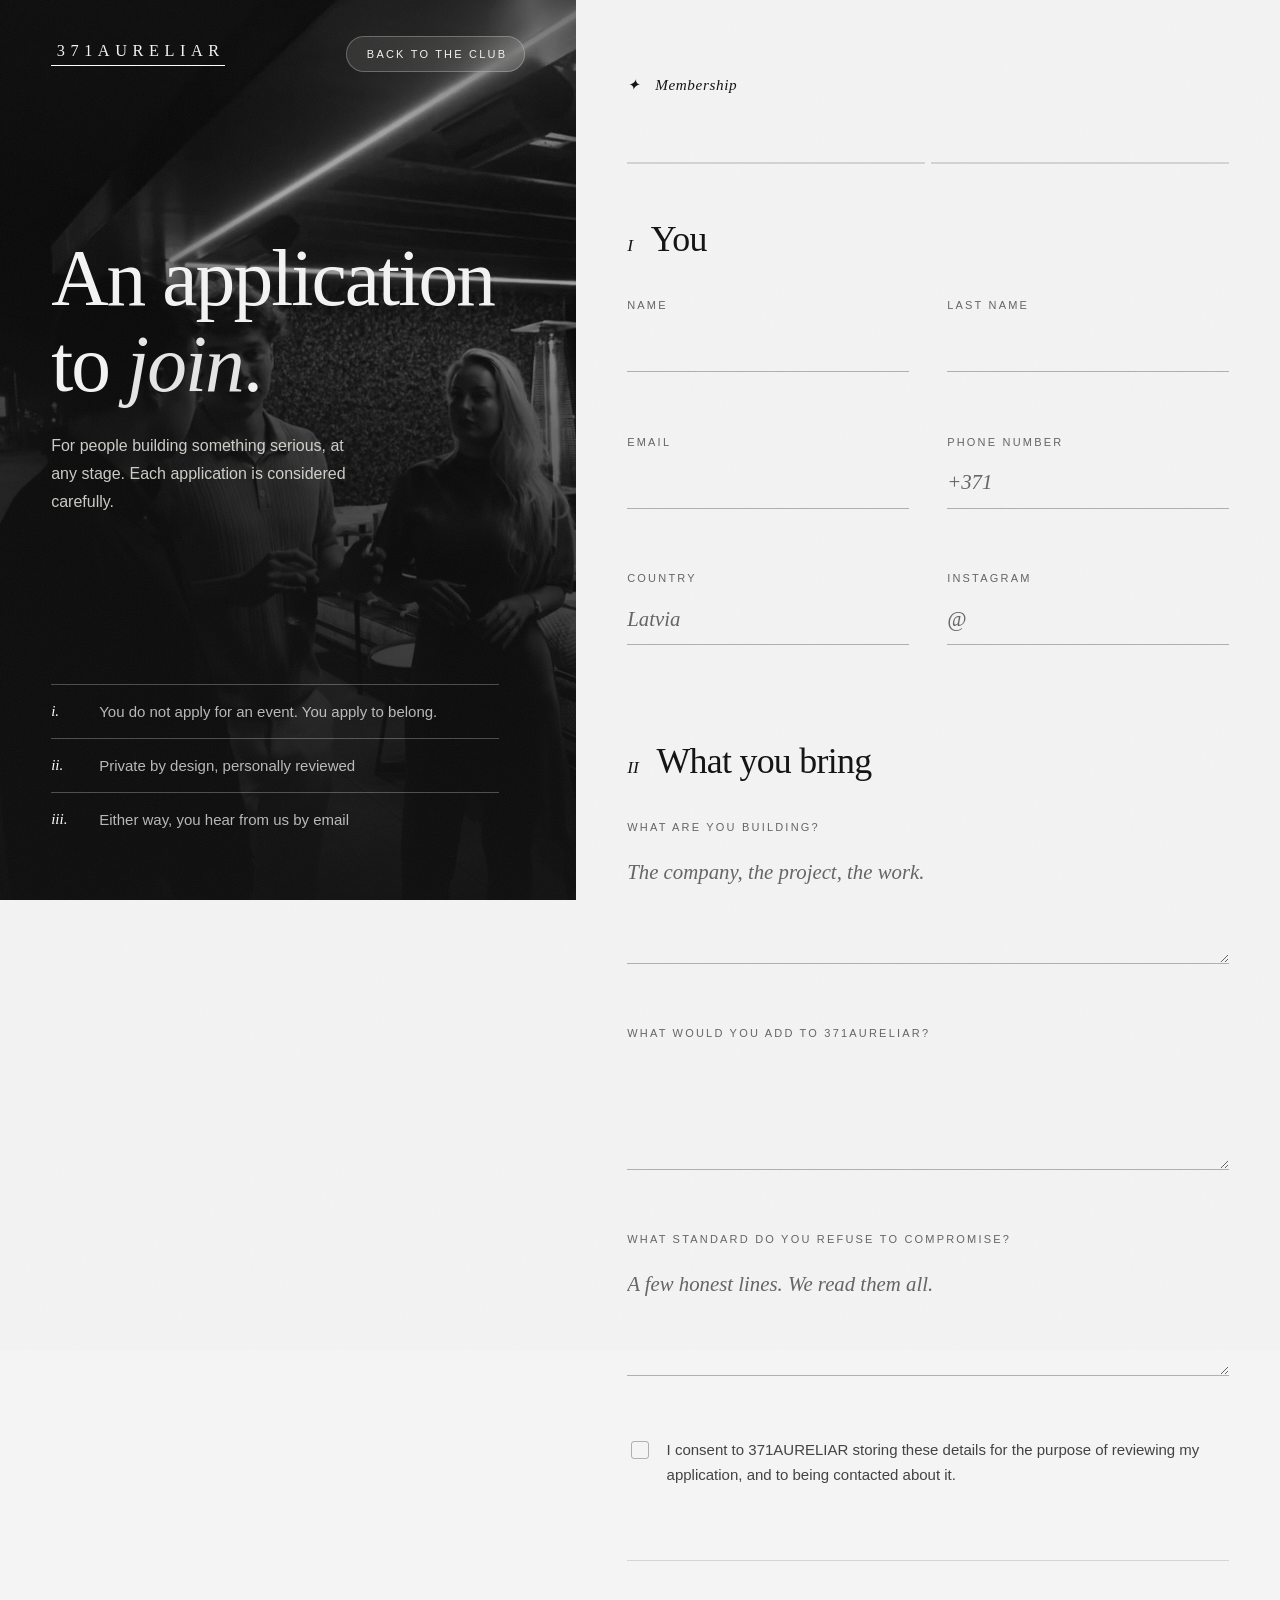
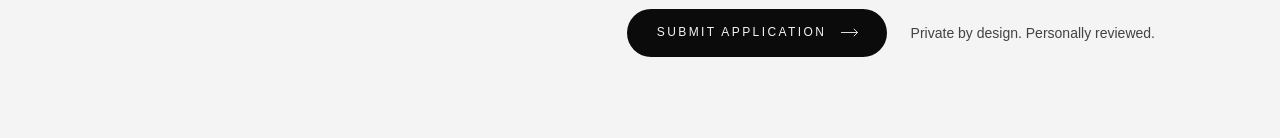
<file: apply.html>
<!DOCTYPE html>
<html lang="en">
<head>
<meta charset="utf-8">
<meta name="viewport" content="width=device-width, initial-scale=1">
<title>Apply for Membership | 371AURELIAR</title>
<meta name="description" content="Apply for membership of 371AURELIAR, a private members' society in Riga. By application only, personally reviewed.">
<meta name="theme-color" content="#0B0B0B">
<meta name="robots" content="noindex">
<meta http-equiv="Content-Security-Policy" content="default-src 'self'; script-src 'self' 'sha256-VwOCMsYdhlqcGvDZkQx1plnoZ9ITs4QwISeLjMDEJyg='; style-src 'self' 'unsafe-inline' https://fonts.googleapis.com; font-src https://fonts.gstatic.com; img-src 'self' data:; connect-src https://script.google.com https://script.googleusercontent.com; object-src 'none'; base-uri 'none'; form-action 'self'">
<meta name="referrer" content="strict-origin-when-cross-origin">
<link rel="icon" href="favicon.svg" type="image/svg+xml">
<link rel="preconnect" href="https://fonts.googleapis.com">
<link rel="preconnect" href="https://fonts.gstatic.com" crossorigin>
<link href="https://fonts.googleapis.com/css2?family=Archivo:wght@300;400;500&family=Newsreader:ital,opsz,wght@0,6..72,300..500;1,6..72,300..400&display=swap" rel="stylesheet">
<link rel="stylesheet" href="assets/css/styles.css?v=8">
<link rel="stylesheet" href="assets/css/bw.css?v=1">
<script>document.documentElement.className='js is-seen'</script>
</head>

<body>

<a class="skip" href="#apply-form">Skip to the form</a>

<div class="curtain" aria-hidden="true"></div>
<div class="grain" aria-hidden="true"></div>

<svg width="0" height="0" style="position:absolute" aria-hidden="true">
  <symbol id="arrow" viewBox="0 0 24 12">
    <path d="M0 6h22M17 1l5 5-5 5" fill="none" stroke="currentColor" stroke-width="1.2"/>
  </symbol>
</svg>

<main class="apply" id="main">

  <!-- ------------------------------------------------------------ aside -->
  <aside class="apply__aside">
    <div class="apply__media" aria-hidden="true">
      <img src="assets/img/apply-group.jpg" alt="">
    </div>
    <div class="apply__scrim" aria-hidden="true"></div>

    <div class="apply__top">
      <a class="mark" href="index.html" aria-label="371AURELIAR home">
        <span class="mark__word">371Aureliar</span>
        <span class="mark__rule" aria-hidden="true"></span>
      </a>
      <a class="btn btn--sm btn--glass" href="index.html"><span>Back to the club</span></a>
    </div>

    <div>
      <h1 class="display display--l">
        <span class="line"><span data-intro style="--i:1">An application</span></span>
        <span class="line"><span data-intro style="--i:2">to <em>join</em>.</span></span>
      </h1>
      <p class="lede" data-intro style="--i:4; margin-top:1.75rem; max-width:36ch">
        For people building something serious, at any stage. Each application is
        considered carefully.
      </p>
    </div>

    <ul class="apply__points" data-intro style="--i:5">
      <li><span>i.</span>You do not apply for an event. You apply to belong.</li>
      <li><span>ii.</span>Private by design, personally reviewed</li>
      <li><span>iii.</span>Either way, you hear from us by email</li>
    </ul>
  </aside>

  <!-- ------------------------------------------------------------- form -->
  <div class="apply__main">

    <div class="apply__head">
      <p class="label"><span>✦</span><span data-event-label>Membership</span></p>
      <p class="meta">One minute</p>
    </div>

    <div class="progress-steps" aria-hidden="true"><span></span><span></span></div>

    <form class="form" id="apply-form" novalidate>

      <!-- left empty by people; bots that fill every field are discarded -->
      <div class="hp" aria-hidden="true">
        <label for="website">Website</label>
        <input id="website" name="website" type="text" tabindex="-1" autocomplete="off">
      </div>

      <!-- set from ?event= on the link, so the sheet shows which event brought them -->
      <input type="hidden" name="event" id="event" value="">

      <fieldset class="fieldset">
        <div class="fieldset__head"><span>I</span><h2>You</h2></div>
        <div class="grid-2">
          <div class="field">
            <label for="firstName">Name</label>
            <input id="firstName" name="firstName" type="text" autocomplete="given-name" required>
            <span class="field__error" data-error></span>
          </div>
          <div class="field">
            <label for="lastName">Last name</label>
            <input id="lastName" name="lastName" type="text" autocomplete="family-name" required>
            <span class="field__error" data-error></span>
          </div>
          <div class="field">
            <label for="email">Email</label>
            <input id="email" name="email" type="email" autocomplete="email" required>
            <span class="field__error" data-error></span>
          </div>
          <div class="field">
            <label for="phone">Phone number</label>
            <input id="phone" name="phone" type="tel" autocomplete="tel" placeholder="+371" required>
            <span class="field__error" data-error></span>
          </div>
          <div class="field">
            <label for="country">Country</label>
            <input id="country" name="country" type="text" autocomplete="country-name" placeholder="Latvia" required>
            <span class="field__error" data-error></span>
          </div>
          <div class="field">
            <label for="instagram">Instagram</label>
            <input id="instagram" name="instagram" type="text" placeholder="@" required>
            <span class="field__error" data-error></span>
          </div>
        </div>
      </fieldset>

      <fieldset class="fieldset">
        <div class="fieldset__head"><span>II</span><h2>What you bring</h2></div>
        <div class="grid-2">
          <div class="field field--full">
            <label for="building">What are you building?</label>
            <textarea id="building" name="building" rows="3" placeholder="The company, the project, the work." required></textarea>
            <span class="field__error" data-error></span>
          </div>
          <div class="field field--full">
            <label for="contribution">What would you add to 371Aureliar?</label>
            <textarea id="contribution" name="contribution" rows="3" required></textarea>
            <span class="field__error" data-error></span>
          </div>
          <div class="field field--full">
            <label for="characterAnswer">What standard do you refuse to compromise?</label>
            <textarea id="characterAnswer" name="characterAnswer" rows="3" placeholder="A few honest lines. We read them all." required></textarea>
            <span class="field__error" data-error></span>
          </div>
        </div>

        <label class="consent" style="margin-top:2.25rem">
          <input type="checkbox" name="consent" required>
          <span>I consent to 371AURELIAR storing these details for the purpose of reviewing my application, and to being contacted about it.</span>
        </label>
        <span class="field__error" data-error data-for="consent"></span>
      </fieldset>

      <div class="form__submit">
        <button class="btn btn--dark" type="submit" id="submit-btn">
          <span>Submit application</span>
          <svg width="18" height="9" aria-hidden="true"><use href="#arrow"></use></svg>
        </button>
        <p class="form__status" id="form-status" role="status" aria-live="polite">Private by design. Personally reviewed.</p>
      </div>
    </form>

    <section class="confirm" id="confirm" aria-live="polite">
      <p class="label"><span>✦</span>Received</p>
      <h2 class="display display--l">Thank <em>you</em>.</h2>
      <p class="lede">
        Your application is with us. Each one is considered carefully, and you will
        hear from us by email either way.
      </p>
      <p class="lede">If you belong here, you already know it.</p>
      <div>
        <a class="btn btn--dark" href="index.html">
          <span>Return to the club</span>
          <svg width="18" height="9" aria-hidden="true"><use href="#arrow"></use></svg>
        </a>
      </div>
    </section>

  </div>
</main>

<script src="assets/js/main.js?v=8" defer></script>
</body>
</html>
</file>
<file: assets/css/styles.css>
/* ==========================================================================
   371AURELIAR
   Film-led, editorial. The page is a sequence of scenes, each with one
   layout idea and one motion idea. Nothing moves unless it tells you
   something: where you are, what is next, what is alive.

   Shape rule
     interactive elements  -> full pill
     frames, cards, bands  -> square
     inputs                -> square, hairline underline only
     the manifesto's inline pictures are the one deliberate exception
   ========================================================================== */

:root {
  /* surfaces */
  --ink:        #0E0E0F;
  --ink-2:      #141416;
  --ink-3:      #1C1C1F;

  --cream:      #F2EFE9;
  --cream-2:    #E9E4DA;
  --cream-3:    #DCD5C7;

  /* one champagne accent, calibrated per surface:
     --gold / --gold-soft on ink, --gold-ink on cream (AA) */
  --gold:       #C9A66B;
  --gold-soft:  #DCC49B;
  --gold-ink:   #7E6034;

  --on-ink:        #F2EFE9;
  --on-ink-dim:    rgba(242, 239, 233, 0.74);
  --on-ink-faint:  rgba(242, 239, 233, 0.56);
  --hair-ink:      rgba(242, 239, 233, 0.14);
  --hair-ink-2:    rgba(242, 239, 233, 0.28);

  --on-cream:       #17171A;
  --on-cream-dim:   rgba(23, 23, 26, 0.78);
  --on-cream-faint: rgba(23, 23, 26, 0.64);
  --hair-cream:     rgba(23, 23, 26, 0.14);
  --hair-cream-2:   rgba(23, 23, 26, 0.30);

  --serif: 'Newsreader', 'Iowan Old Style', Georgia, serif;
  --sans:  'Archivo', -apple-system, BlinkMacSystemFont, 'Helvetica Neue', sans-serif;

  --gutter: clamp(1.25rem, 4vw, 4.5rem);
  --band-y: clamp(6rem, 13vw, 12rem);
  --maxw:   1560px;
  --head-h: 5.25rem;

  --ease:   cubic-bezier(0.22, 1, 0.36, 1);
  --ease-p: cubic-bezier(0.16, 1, 0.3, 1);
  --ease-io: cubic-bezier(0.76, 0, 0.24, 1);

  /* intro timing: the hero waits for the curtain on a first visit */
  --intro-base: 1.55s;

  --z-media: 0;
  --z-scrim: 2;
  --z-copy:  3;
  --z-menu:  95;
  --z-head:  100;
  --z-gallery: 200;
  --z-grain: 250;
  --z-curtain: 300;
}

html.is-seen { --intro-base: 0.15s; }

/* ------------------------------------------------------------- reset --- */

*, *::before, *::after { box-sizing: border-box; }

html {
  -webkit-text-size-adjust: 100%;
  scroll-padding-top: var(--head-h);
}

html:not(.lenis) { scroll-behavior: smooth; }
html.lenis, html.lenis body { height: auto; }
.lenis.lenis-stopped { overflow: hidden; }

body {
  margin: 0;
  background: var(--ink);
  color: var(--on-ink);
  font-family: var(--sans);
  font-size: 15.75px;
  font-weight: 300;
  line-height: 1.72;
  -webkit-font-smoothing: antialiased;
  -moz-osx-font-smoothing: grayscale;
  overflow-x: clip;
  font-feature-settings: "tnum" 0;
}

body.is-locked { overflow: hidden; }

img, video, svg { display: block; max-width: 100%; }
h1, h2, h3, h4, p, figure, blockquote, dl, dd { margin: 0; }
ul, ol { margin: 0; padding: 0; list-style: none; }
button { font: inherit; color: inherit; background: none; border: 0; cursor: pointer; padding: 0; }
a { color: inherit; text-decoration: none; }

::selection { background: var(--gold-ink); color: #fff; }
:focus-visible { outline: 2px solid var(--gold); outline-offset: 4px; border-radius: 2px; }

.skip {
  position: fixed; left: 1rem; top: 1rem; z-index: 400;
  padding: 0.8rem 1.2rem; border-radius: 999px;
  background: var(--gold); color: var(--ink); font-size: 0.8rem;
  transform: translateY(-200%);
}
.skip:focus { transform: none; }

.wrap {
  width: 100%;
  max-width: var(--maxw);
  margin-inline: auto;
  padding-inline: var(--gutter);
}

/* ---------------------------------------------------------- curtain --- */

.curtain {
  position: fixed; inset: 0; z-index: var(--z-curtain);
  display: none; place-items: center;
  background: var(--ink);
  pointer-events: none;
}

html.js:not(.is-seen) .curtain {
  display: grid;
  animation: curtain-up 1.05s var(--ease-io) 1.15s forwards;
}

.curtain__mark { display: grid; justify-items: center; gap: 0.9rem; }

.curtain__word {
  font-family: var(--serif);
  font-weight: 300;
  font-size: clamp(1.5rem, 3.2vw, 2.4rem);
  letter-spacing: 0.34em;
  text-transform: uppercase;
  color: var(--gold-soft);
  padding-left: 0.34em;
  clip-path: inset(0 100% 0 0);
  animation: wipe 0.9s var(--ease-p) 0.1s forwards;
}

.curtain__rule {
  width: 100%; height: 1px; background: var(--gold);
  transform: scaleX(0);
  animation: grow 0.8s var(--ease-p) 0.35s forwards;
}

.curtain__sub {
  font-size: 0.6875rem; letter-spacing: 0.3em; text-transform: uppercase;
  color: var(--on-ink-faint);
  opacity: 0;
  animation: fade 0.6s var(--ease) 0.55s forwards;
}

@keyframes curtain-up { to { transform: translateY(-100%); } }
@keyframes wipe { to { clip-path: inset(0 0 0 0); } }
@keyframes grow { to { transform: scaleX(1); } }
@keyframes fade { to { opacity: 1; } }

/* page leave: the curtain comes back down before navigating */
body.is-leaving .curtain {
  display: grid;
  animation: curtain-down 0.6s var(--ease-io) forwards;
  transform: translateY(100%);
}
body.is-leaving .curtain__mark { display: none; }
@keyframes curtain-down { to { transform: translateY(0); } }

/* ------------------------------------------------------------- grain --- */

.grain {
  position: fixed; inset: -50%; z-index: var(--z-grain);
  pointer-events: none;
  opacity: 0.055;
  background-image: url("data:image/svg+xml,%3Csvg xmlns='http://www.w3.org/2000/svg' width='220' height='220'%3E%3Cfilter id='n'%3E%3CfeTurbulence type='fractalNoise' baseFrequency='0.85' numOctaves='2' stitchTiles='stitch'/%3E%3CfeColorMatrix values='0 0 0 0 0.5 0 0 0 0 0.5 0 0 0 0 0.5 0 0 0 1 0'/%3E%3C/filter%3E%3Crect width='100%25' height='100%25' filter='url(%23n)'/%3E%3C/svg%3E");
  animation: grain 1.2s steps(6) infinite;
}

@keyframes grain {
  0%   { transform: translate(0, 0); }
  20%  { transform: translate(-3%, 2%); }
  40%  { transform: translate(2%, -3%); }
  60%  { transform: translate(-2%, -1%); }
  80%  { transform: translate(3%, 3%); }
  100% { transform: translate(0, 0); }
}

/* -------------------------------------------------------- type system --- */

.display {
  font-family: var(--serif);
  font-optical-sizing: auto;
  font-weight: 300;
  line-height: 1.02;
  letter-spacing: -0.018em;
  font-variant-ligatures: common-ligatures discretionary-ligatures;
  text-wrap: balance;
}

.display em, .hero__title em, .film__quote em, .idea__text em {
  font-style: italic;
  font-weight: 300;
  color: var(--gold-soft);
}

.display--xl { font-size: clamp(3.1rem, 8.6vw, 9.5rem); line-height: 0.96; letter-spacing: -0.028em; }
.display--l  { font-size: clamp(2.6rem, 6.2vw, 6.6rem); line-height: 0.98; letter-spacing: -0.024em; }
.display--m  { font-size: clamp(2.1rem, 4.1vw, 4.3rem); }
.display--s  { font-size: clamp(1.75rem, 2.6vw, 2.75rem); line-height: 1.08; }

.lede {
  font-size: clamp(1rem, 1.15vw, 1.1rem);
  line-height: 1.75;
  color: var(--on-ink-dim);
  max-width: 42ch;
}

.meta {
  font-size: 0.6875rem;
  font-weight: 400;
  letter-spacing: 0.26em;
  text-transform: uppercase;
  color: var(--on-ink-dim);
  font-feature-settings: "tnum" 1;
}

/* section label: an index number in italic serif and a tracked caption */
.label {
  display: inline-flex;
  align-items: baseline;
  gap: 0.9rem;
  font-size: 0.6875rem;
  font-weight: 500;
  letter-spacing: 0.3em;
  text-transform: uppercase;
  color: var(--on-ink-dim);
  margin-bottom: clamp(1.75rem, 3vw, 2.5rem);
}

.label span {
  font-family: var(--serif);
  font-style: italic;
  font-size: 0.95rem;
  letter-spacing: 0.04em;
  text-transform: none;
  color: var(--gold);
}

.cap {
  display: block;
  margin-top: 1rem;
  font-size: 0.75rem;
  letter-spacing: 0.04em;
  color: var(--on-ink-faint);
}

/* ---------------------------------------------------------- buttons --- */

.btn {
  --btn-bg: var(--gold);
  --btn-fg: var(--ink);
  position: relative;
  display: inline-flex;
  align-items: center;
  gap: 0.95rem;
  padding: 1.05rem 1.7rem 1.05rem 1.85rem;
  border-radius: 999px;
  background: var(--btn-bg);
  color: var(--btn-fg);
  font-family: var(--sans);
  font-size: 0.75rem;
  font-weight: 500;
  letter-spacing: 0.2em;
  text-transform: uppercase;
  line-height: 1.2;
  white-space: nowrap;
  overflow: hidden;
  isolation: isolate;
  transition: color 0.5s var(--ease), background-color 0.5s var(--ease), border-color 0.5s var(--ease);
}

/* a fill that rises from below on hover */
.btn::before {
  content: "";
  position: absolute; inset: 0; z-index: -1;
  background: var(--gold-soft);
  border-radius: inherit;
  transform: translateY(101%);
  transition: transform 0.6s var(--ease-p);
}

.btn:hover::before { transform: translateY(0); }
.btn svg { flex: 0 0 auto; transition: transform 0.5s var(--ease-p); }
.btn:hover svg { transform: translateX(4px); }

/* rolling label: JS wraps the text in .roll; the copy waits underneath */
.btn > span { position: relative; display: inline-block; overflow: hidden; vertical-align: top; }
.roll { display: inline-block; transition: transform 0.6s var(--ease-p); }
.roll::after {
  content: attr(data-t);
  position: absolute; left: 0; top: 100%;
}
.btn:hover .roll { transform: translateY(-100%); }

.btn--sm { padding: 0.72rem 1.1rem 0.72rem 1.3rem; font-size: 0.6875rem; gap: 0.7rem; }
.btn--lg { padding: 1.3rem 2.1rem 1.3rem 2.3rem; }

.btn--ghost {
  --btn-bg: transparent;
  --btn-fg: var(--on-ink);
  box-shadow: inset 0 0 0 1px var(--hair-ink-2);
}
.btn--ghost::before { background: var(--on-ink); }
.btn--ghost:hover { --btn-fg: var(--ink); }

.btn--glass {
  --btn-bg: rgba(242, 239, 233, 0.1);
  --btn-fg: var(--on-ink);
  box-shadow: inset 0 0 0 1px var(--hair-ink-2);
  -webkit-backdrop-filter: blur(14px);
  backdrop-filter: blur(14px);
}
.btn--glass::before { background: var(--gold); }
.btn--glass:hover { --btn-fg: var(--ink); }

.btn--dark { --btn-bg: var(--ink); --btn-fg: var(--cream); }
.btn--dark::before { background: var(--gold-ink); }

.btn[disabled] { opacity: 0.55; pointer-events: none; }
.btn.is-busy { opacity: 0.7; pointer-events: none; }

.textlink {
  display: inline-block;
  font-size: 0.75rem;
  font-weight: 500;
  letter-spacing: 0.2em;
  text-transform: uppercase;
  padding-bottom: 0.4rem;
  background: linear-gradient(currentColor, currentColor) no-repeat 0 100% / 100% 1px;
  transition: background-size 0.6s var(--ease-p), color 0.4s var(--ease);
}
.textlink:hover { background-size: 0 1px; background-position: 100% 100%; }
.textlink--quiet { color: var(--on-ink-faint); }

/* ------------------------------------------------------------ header --- */

.header {
  position: fixed; top: 0; left: 0; right: 0;
  z-index: var(--z-head);
  color: var(--on-ink);
  transition: transform 0.7s var(--ease-p), background-color 0.5s var(--ease);
}

.header::before {
  content: "";
  position: absolute; inset: 0;
  background: rgba(14, 14, 15, 0.72);
  -webkit-backdrop-filter: blur(18px) saturate(1.2);
  backdrop-filter: blur(18px) saturate(1.2);
  border-bottom: 1px solid var(--hair-ink);
  opacity: 0;
  transition: opacity 0.5s var(--ease);
}

.header.is-stuck::before { opacity: 1; }

.header::after {
  content: "";
  position: absolute; left: 0; right: 0; bottom: -1px;
  height: 1px;
  background: var(--gold);
  transform-origin: left;
  transform: scaleX(var(--sp, 0));
  opacity: 0;
  transition: opacity 0.5s var(--ease);
}
.header.is-stuck::after { opacity: 0.9; }
.header.is-hidden { transform: translateY(-100%); }
body.is-menu .header { transform: none; }
body.is-menu .header::before { opacity: 0; }

.header__inner {
  position: relative;
  display: grid;
  grid-template-columns: 1fr auto 1fr;
  align-items: center;
  height: var(--head-h);
  padding-inline: var(--gutter);
}

.header__cta { justify-self: end; }

.menu-btn {
  justify-self: start;
  display: inline-flex; align-items: center; gap: 0.9rem;
  font-size: 0.6875rem; font-weight: 500; letter-spacing: 0.26em; text-transform: uppercase;
  padding: 0.6rem 0;
}

.menu-btn__lines { position: relative; width: 26px; height: 9px; }
.menu-btn__lines span {
  position: absolute; left: 0; height: 1px; background: currentColor;
  transition: transform 0.6s var(--ease-p), width 0.6s var(--ease-p);
}
.menu-btn__lines span:first-child { top: 0; width: 100%; }
.menu-btn__lines span:last-child  { bottom: 0; width: 62%; }
.menu-btn:hover .menu-btn__lines span:last-child { width: 100%; }

body.is-menu .menu-btn__lines span:first-child { transform: translateY(4px) rotate(45deg); }
body.is-menu .menu-btn__lines span:last-child  { width: 100%; transform: translateY(-4px) rotate(-45deg); }

.mark {
  display: inline-grid;
  justify-items: center;
  gap: 0.35rem;
  color: var(--on-ink);
}
.mark__word {
  font-family: var(--serif);
  font-size: 1.02rem;
  font-weight: 400;
  letter-spacing: 0.34em;
  padding-left: 0.34em;
  text-transform: uppercase;
  line-height: 1;
}
.mark__rule { width: 100%; height: 1px; background: var(--gold); transform-origin: center; transition: transform 0.6s var(--ease-p); }
.mark:hover .mark__rule { transform: scaleX(0.4); }

@media (max-width: 640px) {
  :root { --head-h: 4.5rem; }
  .mark__word { font-size: 0.82rem; letter-spacing: 0.26em; padding-left: 0.26em; }
  .menu-btn__label { display: none; }
  .header__cta svg { display: none; }
}

/* -------------------------------------------------------------- menu --- */

.menu {
  position: fixed; inset: 0; z-index: var(--z-menu);
  display: grid;
  background: var(--ink);
  clip-path: inset(0 0 100% 0);
  transition: clip-path 0.9s var(--ease-io);
  visibility: hidden;
}

body.is-menu .menu { clip-path: inset(0 0 0 0); visibility: visible; }
.menu:not([aria-hidden="true"]) { visibility: visible; }

@media (min-width: 900px) { .menu { grid-template-columns: 0.9fr 1.1fr; } }

.menu__media { position: relative; overflow: hidden; display: none; }
@media (min-width: 900px) { .menu__media { display: block; } }
.menu__media img {
  position: absolute; inset: 0; width: 100%; height: 100%; object-fit: cover;
  filter: saturate(0.9);
  transform: scale(1.12);
  transition: transform 1.4s var(--ease-p), opacity 0.5s var(--ease);
}
body.is-menu .menu__media img { transform: scale(1); }
.menu__media img.is-swapping { opacity: 0.2; }

.menu__nav {
  display: flex; flex-direction: column; justify-content: space-between;
  padding: calc(var(--head-h) + 3vh) var(--gutter) clamp(2rem, 5vh, 3.5rem);
  overflow-y: auto;
}

.menu__list { display: grid; }
.menu__list li { overflow: hidden; border-bottom: 1px solid var(--hair-ink); }
.menu__list a {
  display: flex; align-items: baseline; gap: 1.25rem;
  padding-block: clamp(0.35rem, 1.2vh, 0.8rem);
  font-family: var(--serif);
  font-weight: 300;
  font-size: clamp(2.1rem, 5.4vh, 4.2rem);
  line-height: 1.1;
  letter-spacing: -0.02em;
  transform: translateY(105%);
  transition: transform 0.9s var(--ease-p), color 0.4s var(--ease), padding 0.5s var(--ease-p);
}
.menu__list li:nth-child(1) a { transition-delay: 0.18s, 0s, 0s; }
.menu__list li:nth-child(2) a { transition-delay: 0.23s, 0s, 0s; }
.menu__list li:nth-child(3) a { transition-delay: 0.28s, 0s, 0s; }
.menu__list li:nth-child(4) a { transition-delay: 0.33s, 0s, 0s; }
.menu__list li:nth-child(5) a { transition-delay: 0.38s, 0s, 0s; }
.menu__list li:nth-child(6) a { transition-delay: 0.43s, 0s, 0s; }
body.is-menu .menu__list a { transform: none; }
.menu__list a:hover { color: var(--gold-soft); padding-left: 0.75rem; }

.menu__no {
  font-family: var(--sans);
  font-size: 0.6875rem;
  letter-spacing: 0.2em;
  color: var(--gold);
  transform: translateY(-1.1em);
}

.menu__foot {
  display: flex; flex-wrap: wrap; align-items: center; justify-content: space-between;
  gap: 1.5rem; margin-top: 2.5rem;
  opacity: 0; transition: opacity 0.6s var(--ease) 0s;
}
body.is-menu .menu__foot { opacity: 1; transition-delay: 0.5s; }

.menu__meta { display: flex; flex-wrap: wrap; gap: 0.5rem 1.75rem; font-size: 0.8125rem; color: var(--on-ink-dim); }
.menu__meta a:hover { color: var(--gold-soft); }

/* ------------------------------------------------------ line reveals --- */

/* Each line is a mask. The padding gives ascenders, descenders and italic
   overhang room inside the mask; the negative margin gives it back so the
   layout is unchanged. */
.line {
  display: block;
  overflow: hidden;
  padding: 0.16em 0.12em 0.1em 0;
  margin: -0.16em -0.12em -0.1em 0;
}
.line > span { display: inline-block; }

html.js .split-lines .line > span {
  transform: translateY(130%);
  transition: transform 1.2s var(--ease-p);
}
html.js .split-lines .line:nth-child(2) > span { transition-delay: 0.09s; }
html.js .split-lines .line:nth-child(3) > span { transition-delay: 0.18s; }
html.js .split-lines.is-in .line > span { transform: none; }

html.js .reveal {
  opacity: 0;
  transform: translateY(26px);
  transition: opacity 1.1s var(--ease), transform 1.2s var(--ease-p);
  transition-delay: var(--delay, 0s);
}
html.js .reveal.is-in { opacity: 1; transform: none; }

/* -------------------------------------------------------------- hero --- */

.hero {
  position: relative;
  min-height: max(100svh, 640px);
  display: grid;
  grid-template-rows: auto 1fr;
  overflow: hidden;
  color: var(--on-ink);
  isolation: isolate;
}

.hero__media { position: absolute; inset: 0; z-index: var(--z-media); }
.hero__video {
  width: 100%; height: 100%;
  object-fit: cover;
  transform: scale(1.06);
  animation: hero-settle 2.6s var(--ease-p) calc(var(--intro-base) - 0.5s) both;
}
@keyframes hero-settle { from { transform: scale(1.18); } to { transform: scale(1.06); } }

.hero__scrim {
  position: absolute; inset: 0; z-index: var(--z-scrim);
  background:
    linear-gradient(180deg, rgba(14,14,15,0.55) 0%, rgba(14,14,15,0) 22%),
    linear-gradient(0deg, rgba(14,14,15,0.92) 0%, rgba(14,14,15,0.55) 34%, rgba(14,14,15,0.08) 62%),
    linear-gradient(90deg, rgba(14,14,15,0.58) 0%, rgba(14,14,15,0.28) 45%, rgba(14,14,15,0) 75%);
}

.hero__top, .hero__body { position: relative; z-index: var(--z-copy); }

.hero__top {
  display: flex; justify-content: space-between; gap: 1rem;
  padding: calc(var(--head-h) + 1.25rem) var(--gutter) 0;
}

.hero__body {
  align-self: end;
  padding: 0 var(--gutter) clamp(2rem, 5.5vh, 3.75rem);
}

.hero__title {
  font-family: var(--serif);
  font-weight: 300;
  font-size: clamp(3.2rem, 10.4vw, 12.75rem);
  line-height: 0.9;
  letter-spacing: -0.035em;
  margin-left: -0.04em;
}
.hero__title .line:nth-child(2) { padding-left: clamp(0rem, 11vw, 14rem); }

.hero__foot {
  display: grid;
  gap: 2rem;
  margin-top: clamp(2rem, 4.5vh, 3.25rem);
  padding-top: clamp(1.5rem, 3vh, 2rem);
  border-top: 1px solid var(--hair-ink-2);
}

@media (min-width: 900px) {
  .hero__foot { grid-template-columns: 1fr auto; align-items: end; }
}

.hero__lede { display: grid; gap: 1.5rem; }
.hero__lede p { max-width: 44ch; color: var(--on-ink-dim); font-size: clamp(0.95rem, 1.1vw, 1.05rem); }
.hero__ctas { display: flex; flex-wrap: wrap; gap: 0.75rem; }

.hero__now { display: flex; justify-content: flex-end; align-items: end; gap: 2rem; }

/* upcoming event, beside the video toggle */
.hero__next { display: grid; gap: 0.3rem; justify-items: start; }
@media (min-width: 900px) {
  .hero__next { padding-left: clamp(1.25rem, 2vw, 2rem); border-left: 1px solid var(--hair-ink-2); }
}
.hero__now-label {
  font-size: 0.625rem; letter-spacing: 0.3em; text-transform: uppercase; color: var(--gold);
  display: inline-flex; align-items: center; gap: 0.6rem;
}
.hero__now-label::before { content: ""; width: 1.5rem; height: 1px; background: var(--gold); }
.hero__now-title { font-family: var(--serif); font-size: 1.35rem; line-height: 1.2; }
.hero__now-sub { font-size: 0.8125rem; color: var(--on-ink-faint); }
.hero__next-cta { margin-top: 0.85rem; }

@media (max-width: 899px) {
  .hero__now { justify-content: space-between; }
}
/* keeps the toggle on the right when no event sits beside it */
.hero__now .vid-toggle { margin-left: auto; }

.vid-toggle {
  display: inline-flex; align-items: center; gap: 0.7rem;
  height: 3rem; padding: 0 1.1rem 0 0.5rem;
  border-radius: 999px;
  box-shadow: inset 0 0 0 1px var(--hair-ink-2);
  font-size: 0.625rem; letter-spacing: 0.24em; text-transform: uppercase;
  transition: box-shadow 0.4s var(--ease), background-color 0.4s var(--ease);
}
.vid-toggle:hover { background: rgba(242, 239, 233, 0.08); box-shadow: inset 0 0 0 1px var(--on-ink-dim); }
.vid-toggle__icon {
  position: relative; width: 2rem; height: 2rem; border-radius: 50%;
  background: var(--on-ink);
}
.vid-toggle__icon::before, .vid-toggle__icon::after {
  content: ""; position: absolute; top: 50%; width: 2px; height: 9px; margin-top: -4.5px; background: var(--ink);
}
.vid-toggle__icon::before { left: calc(50% - 3.5px); }
.vid-toggle__icon::after  { left: calc(50% + 1.5px); }
.vid-toggle.is-paused .vid-toggle__icon::before {
  left: calc(50% - 2px); width: 0; height: 0; margin-top: -5px; background: none;
  border-style: solid; border-width: 5px 0 5px 8px; border-color: transparent transparent transparent var(--ink);
}
.vid-toggle.is-paused .vid-toggle__icon::after { display: none; }


/* the hero's own entrance, keyed off the curtain */
html.js [data-intro] {
  animation: intro-rise 1.3s var(--ease-p) both;
  animation-delay: calc(var(--intro-base) + var(--i, 0) * 90ms);
}
html.js .line > [data-intro] { animation-name: intro-line; }

@keyframes intro-rise { from { opacity: 0; transform: translateY(24px); } to { opacity: 1; transform: none; } }
@keyframes intro-line { from { transform: translateY(130%); } to { transform: none; } }

@media (max-width: 899px) {
  .hero__title { font-size: clamp(3.4rem, 15vw, 6rem); }
  .hero__title .line:nth-child(2) { padding-left: 0; }
  .meta--right { display: none; }
}

/* -------------------------------------------------------------- idea --- */

.idea {
  background: var(--cream);
  color: var(--on-cream);
  padding-block: var(--band-y);
}

.idea .label { color: var(--on-cream-dim); }
.idea .label span { color: var(--gold-ink); }

.idea__text {
  font-family: var(--serif);
  font-weight: 300;
  font-size: clamp(2rem, 4.35vw, 4.75rem);
  line-height: 1.12;
  letter-spacing: -0.02em;
  text-indent: clamp(0rem, 12vw, 14rem);
}

/* words are split by JS and brighten with scroll */
.idea__text .w { opacity: var(--o, 1); transition: opacity 0.25s linear; }
html.js .idea__text .w { --o: 0.22; }

.pill-img {
  display: inline-block;
  width: 1.65em; height: 0.82em;
  margin-inline: 0.08em;
  border-radius: 999px;
  overflow: hidden;
  vertical-align: -0.04em;
  text-indent: 0;
  transform: scale(var(--s, 1));
  transition: transform 0.8s var(--ease-p);
}
html.js .pill-img { --s: 0.4; }
html.js .pill-img.is-on { --s: 1; }
.pill-img img { width: 100%; height: 100%; object-fit: cover; }

.idea__foot { margin-top: clamp(4rem, 8vw, 7rem); }

.figures {
  display: grid;
  grid-template-columns: repeat(3, 1fr);
  gap: 1.5rem;
}
.figures > div { border-top: 1px solid var(--hair-cream-2); padding-top: 1.1rem; }
.figures dt {
  font-size: 0.6875rem; letter-spacing: 0.26em; text-transform: uppercase;
  color: var(--on-cream-faint);
}
.figures dd {
  margin-top: 0.5rem;
  font-family: var(--serif); font-weight: 300;
  font-size: clamp(1.35rem, 2.4vw, 2.3rem);
  line-height: 1.1;
}

@media (max-width: 640px) {
  .figures { grid-template-columns: 1fr; }
  .idea__text { text-indent: 0; }
}

/* -------------------------------------------------------------- club --- */

.club { padding-block: var(--band-y) calc(var(--band-y) * 0.6); background: var(--ink); }

.sec-head { margin-bottom: clamp(3rem, 7vw, 6rem); }
.sec-head .lede { margin-top: 1.75rem; }

.sec-head--row { display: grid; gap: 1.75rem; }
@media (min-width: 900px) {
  .sec-head--row { grid-template-columns: 1fr auto; align-items: end; }
  .sec-head--row .lede { margin-top: 0; max-width: 34ch; }
}

.club__grid { display: grid; gap: 3rem; }

@media (min-width: 900px) {
  .club__grid { grid-template-columns: 1fr 1fr; gap: clamp(3rem, 7vw, 8rem); }
}

.club__stage { display: none; }

@media (min-width: 900px) {
  .club__stage {
    display: block;
    position: sticky;
    top: calc(var(--head-h) + 3vh);
    height: calc(100svh - var(--head-h) - 8vh);
    align-self: start;
  }
}

.club__frame {
  position: relative;
  height: calc(100% - 2.5rem);
  overflow: hidden;
  background: var(--ink-3);
}

.club__frame img {
  position: absolute; inset: 0; width: 100%; height: 100%; object-fit: cover;
  clip-path: inset(100% 0 0 0);
  transform: scale(1.14);
  transition: clip-path 1.1s var(--ease-io), transform 1.6s var(--ease-p);
}
.club__frame img.is-active { clip-path: inset(0 0 0 0); transform: scale(1); z-index: 1; }
.club__frame img.is-leaving { clip-path: inset(0 0 0 0); transform: scale(1); z-index: 0; }

.club__count {
  margin-top: 1rem;
  font-size: 0.75rem; letter-spacing: 0.2em;
  color: var(--on-ink-faint);
  font-feature-settings: "tnum" 1;
}
.club__count span { color: var(--gold); }

.pillar {
  position: relative;
  padding-block: clamp(2.5rem, 4vw, 3.5rem);
  border-top: 1px solid var(--hair-ink);
  transition: opacity 0.6s var(--ease);
}

@media (min-width: 900px) {
  .pillar {
    min-height: 50vh;
    display: flex; flex-direction: column; justify-content: center;
    opacity: 0.28;
  }
  .pillar:not(.is-active):hover { opacity: 0.6; }
  .pillar.is-active { opacity: 1; }
  .pillar:last-child { min-height: 62vh; }
}

.pillar__img { margin-bottom: 1.75rem; aspect-ratio: 4 / 5; overflow: hidden; }
.pillar__img img { width: 100%; height: 100%; object-fit: cover; }
@media (min-width: 900px) { .pillar__img { display: none; } }

.pillar__no {
  font-family: var(--serif); font-style: italic; font-size: 1.05rem;
  color: var(--gold);
}
.pillar__title {
  margin: 0.75rem 0 1.25rem;
  font-family: var(--serif); font-weight: 300;
  font-size: clamp(2.6rem, 5.4vw, 5.6rem);
  line-height: 0.98;
  letter-spacing: -0.03em;
}
.pillar p { max-width: 38ch; color: var(--on-ink-dim); font-size: 1.02rem; }

/* the whole chapter is the hit area for its gallery */
.pillar__open { display: inline-flex; align-items: baseline; gap: 0.75rem; margin-top: 1.5rem; }
.pillar__open::after { content: ""; position: absolute; inset: 0; }
.pillar__count {
  font-family: var(--serif); font-style: italic; font-weight: 400;
  font-size: 0.95rem; letter-spacing: 0; text-transform: none;
  color: var(--gold);
}
.pillar__title { transition: color 0.4s var(--ease); }
.pillar:hover .pillar__title { color: var(--gold-soft); }

/* -------------------------------------------------------------- film --- */

.film { position: relative; height: 200vh; background: var(--ink); }

.film__sticky {
  position: sticky; top: 0;
  height: 100svh;
  display: grid; place-items: center;
  overflow: hidden;
}

.film__frame {
  --p: 0;
  position: absolute; inset: 0;
  clip-path: inset(calc((1 - var(--p)) * 22%) calc((1 - var(--p)) * 30%));
  will-change: clip-path;
}

.film__frame video {
  width: 100%; height: 100%; object-fit: cover;
  transform: scale(calc(1.3 - var(--p) * 0.3));
}

.film__scrim {
  position: absolute; inset: 0;
  background: rgba(14, 14, 15, calc(0.1 + var(--p) * 0.42));
}

.film__quote {
  position: relative; z-index: var(--z-copy);
  text-align: center;
  font-family: var(--serif);
  font-weight: 300;
  font-size: clamp(2.5rem, 7vw, 7.5rem);
  line-height: 0.98;
  letter-spacing: -0.03em;
  padding-inline: var(--gutter);
  pointer-events: none;
}

html.js .film__quote .line > span { transform: translateY(130%); transition: transform 1.2s var(--ease-p); }
html.js .film__quote .line:nth-child(2) > span { transition-delay: 0.1s; }
html.js .film.is-open .film__quote .line > span { transform: none; }

.film__cap {
  position: absolute; z-index: var(--z-copy);
  left: var(--gutter); bottom: clamp(1.5rem, 4vh, 2.5rem);
  opacity: 0; transition: opacity 0.8s var(--ease);
}
.film.is-open .film__cap { opacity: 1; }

/* ----------------------------------------------------------- gallery --- */

.gallery {
  position: fixed; inset: 0; z-index: var(--z-gallery);
  background: var(--ink);
  color: var(--on-ink);
  clip-path: inset(100% 0 0 0);
  visibility: hidden;
  transition: clip-path 0.9s var(--ease-io), visibility 0s linear 0.9s;
}
body.is-gallery .gallery {
  clip-path: inset(0 0 0 0);
  visibility: visible;
  transition: clip-path 0.9s var(--ease-io);
}

.gallery__body {
  height: 100%;
  overflow-y: auto;
  overscroll-behavior: contain;
  padding-bottom: clamp(3rem, 8vw, 6rem);
}

.gallery__close {
  position: fixed; z-index: 2;
  top: clamp(1rem, 2.2vw, 1.6rem); right: var(--gutter);
}

.gallery__head {
  display: grid;
  gap: 1.25rem;
  padding-top: clamp(5.5rem, 11vw, 9rem);
  padding-bottom: clamp(1.75rem, 3.5vw, 2.75rem);
  margin-bottom: clamp(1.5rem, 3vw, 2.5rem);
  border-bottom: 1px solid var(--hair-ink);
}
@media (min-width: 640px) { .gallery__head { grid-template-columns: 1fr auto; align-items: end; } }

.gallery__no { font-family: var(--serif); font-style: italic; font-size: 1.05rem; color: var(--gold); }
.gallery__title {
  margin: 0.5rem 0 0.75rem;
  font-family: var(--serif); font-weight: 300;
  font-size: clamp(2.6rem, 6vw, 5.6rem);
  line-height: 0.98;
  letter-spacing: -0.03em;
}
.gallery__sub { color: var(--on-ink-dim); }
.gallery__count { color: var(--on-ink-faint); }

.gallery__grid { column-gap: clamp(0.75rem, 1.5vw, 1.5rem); }
@media (min-width: 640px) { .gallery__grid { columns: 2; } }
@media (min-width: 1100px) { .gallery__grid { columns: 3; } }
.gallery__grid[data-n="1"] { columns: 1; }
.gallery__grid[data-n="1"] .gallery__item { max-width: 52rem; }
.gallery__grid[data-n="2"] { columns: 2; }
@media (max-width: 639px) { .gallery__grid[data-n="2"] { columns: 1; } }

.gallery__item {
  break-inside: avoid;
  margin: 0 0 clamp(0.75rem, 1.5vw, 1.5rem);
  overflow: hidden;
  background: var(--ink-3);
}
.gallery__item:not(.is-loaded) { aspect-ratio: 4 / 5; }
.gallery__item img {
  width: 100%; height: auto;
  opacity: 0;
  transform: scale(1.05);
  transition: opacity 0.8s var(--ease), transform 1.3s var(--ease-p);
  transition-delay: calc(var(--i, 0) * 70ms);
}
.gallery__item.is-loaded img { opacity: 1; transform: none; }

/* ------------------------------------------------------ introduction --- */

.intro { padding-block: var(--band-y) calc(var(--band-y) * 0.7); background: var(--cream); color: var(--on-cream); }

.intro__grid { display: grid; gap: 3.5rem; }
@media (min-width: 900px) {
  .intro__grid { grid-template-columns: 5fr 6fr; gap: clamp(4rem, 8vw, 9rem); align-items: center; }
}

.intro__figure .cap { color: var(--on-cream-faint); }
.intro__img { aspect-ratio: 4 / 5; overflow: hidden; background: var(--cream-3); }
.intro__img img { width: 100%; height: 118%; object-fit: cover; transform: translateY(var(--py, -8%)); }

.intro__body { display: grid; gap: 2rem; justify-items: start; }
.intro__body .display em { color: var(--gold-ink); }
.intro__body .lede { color: var(--on-cream-dim); }

.ticks { width: 100%; max-width: 30rem; }
.ticks li {
  display: flex; gap: 1.25rem;
  padding-block: 0.95rem;
  border-top: 1px solid var(--hair-cream);
  font-size: 0.975rem;
  color: var(--on-cream-dim);
}
.ticks li:last-child { border-bottom: 1px solid var(--hair-cream); }
.ticks li span { font-family: var(--serif); font-style: italic; color: var(--gold-ink); min-width: 1.75rem; }

/* --------------------------------------------------------- chapter v --- */

.next { padding-block: var(--band-y); background: var(--cream); color: var(--on-cream); border-top: 1px solid var(--hair-cream); }
.next .label { color: var(--on-cream-dim); }
.next .label span, .intro .label span { color: var(--gold-ink); }
.intro .label { color: var(--on-cream-dim); margin-bottom: 0; }

.next__grid { display: grid; gap: 3rem; }
@media (min-width: 1000px) {
  .next__grid { grid-template-columns: 1.15fr 1fr; gap: clamp(3rem, 7vw, 8rem); align-items: end; }
}

.next__title {
  font-family: var(--serif);
  font-weight: 300;
  font-size: clamp(6rem, 21vw, 22rem);
  line-height: 0.8;
  letter-spacing: -0.05em;
  margin-left: -0.05em;
}
.next__title .line:nth-child(2) { padding-left: 0.62em; margin-top: -0.06em; }
.next__title em { font-style: italic; color: var(--gold-ink); }

.next__side { display: grid; gap: 1.5rem; justify-items: start; padding-bottom: 1rem; }
.next__side .lede { color: var(--on-cream-dim); }
.next__date {
  font-size: 0.75rem; font-weight: 500; letter-spacing: 0.24em; text-transform: uppercase;
  color: var(--gold-ink);
}

.countdown {
  display: grid;
  grid-template-columns: repeat(4, 1fr);
  width: 100%;
  max-width: 30rem;
  margin-block: 0.75rem 1rem;
  border-top: 1px solid var(--hair-cream-2);
  border-bottom: 1px solid var(--hair-cream-2);
}
.countdown > div { padding: 1.1rem 0 1rem; display: grid; gap: 0.2rem; }
.countdown > div + div { border-left: 1px solid var(--hair-cream); padding-left: 1rem; }
.countdown span {
  font-family: var(--serif); font-weight: 300;
  font-size: clamp(1.9rem, 3vw, 2.75rem);
  line-height: 1;
  font-variant-numeric: tabular-nums lining-nums;
}
.countdown small {
  font-size: 0.625rem; letter-spacing: 0.24em; text-transform: uppercase;
  color: var(--on-cream-faint);
}

.letter { display: grid; gap: 1.1rem; max-width: 46ch; }
.letter p { color: var(--on-cream-dim); font-size: 1.02rem; }

/* -------------------------------------------------------- membership --- */

.membership {
  position: relative;
  padding-block: var(--band-y);
  overflow: hidden;
  isolation: isolate;
}

.membership__bg { position: absolute; inset: -12% 0; z-index: -2; }
.membership__bg img { width: 100%; height: 100%; object-fit: cover; }
.membership__scrim {
  position: absolute; inset: 0; z-index: -1;
  background:
    linear-gradient(180deg, var(--ink) 0%, rgba(14,14,15,0.8) 20%, rgba(14,14,15,0.86) 60%, rgba(14,14,15,0.94) 85%, var(--ink) 100%);
}

.membership .label span { color: var(--gold); }
.membership .sec-head .lede { max-width: 40ch; }

.steps {
  display: grid;
  gap: 0;
  counter-reset: step;
}
@media (min-width: 900px) { .steps { grid-template-columns: repeat(3, 1fr); gap: clamp(2rem, 4vw, 4rem); } }

.step {
  padding-block: 2rem 2.5rem;
  border-top: 1px solid var(--hair-ink-2);
}
.step__no {
  display: block;
  font-family: var(--serif); font-style: italic; font-weight: 300;
  font-size: clamp(3.5rem, 6vw, 6rem);
  line-height: 1;
  color: var(--gold);
  margin-bottom: 1.75rem;
}
.step h3 {
  font-family: var(--serif); font-weight: 400;
  font-size: 1.6rem; line-height: 1.2;
  margin-bottom: 0.75rem;
}
.step p { color: var(--on-ink-dim); max-width: 32ch; }

.membership__cta {
  display: flex; flex-wrap: wrap; align-items: center; gap: 1.5rem 2.5rem;
  margin-top: clamp(3rem, 6vw, 5rem);
}
.membership__cta .meta { color: var(--on-ink-faint); }

/* --------------------------------------------------------------- faq --- */

.faq { padding-block: var(--band-y); background: var(--cream); color: var(--on-cream); }
.faq .display em { color: var(--gold-ink); }
.faq .label { color: var(--on-cream-dim); }
.faq .label span { color: var(--gold-ink); }
.faq .lede { color: var(--on-cream-dim); margin-block: 1.75rem 1.5rem; }

.faq__grid { display: grid; gap: 3.5rem; }
@media (min-width: 1000px) {
  .faq__grid { grid-template-columns: 5fr 7fr; gap: clamp(4rem, 8vw, 9rem); align-items: start; }
  .faq__head { position: sticky; top: calc(var(--head-h) + 3rem); }
}

.qas { border-top: 1px solid var(--hair-cream-2); }

.qa { border-bottom: 1px solid var(--hair-cream-2); }

.qa summary {
  list-style: none;
  display: grid;
  grid-template-columns: 2.5rem 1fr auto;
  align-items: baseline;
  gap: 1rem;
  padding-block: clamp(1.4rem, 2.2vw, 1.9rem);
  cursor: pointer;
}
.qa summary::-webkit-details-marker { display: none; }

.qa__no { font-family: var(--serif); font-style: italic; color: var(--gold-ink); }
.qa__q {
  font-family: var(--serif); font-weight: 300;
  font-size: clamp(1.3rem, 2vw, 1.85rem);
  line-height: 1.2;
  letter-spacing: -0.01em;
  transition: color 0.3s var(--ease);
}
.qa summary:hover .qa__q { color: var(--gold-ink); }

.qa__sign {
  position: relative; width: 2.5rem; height: 2.5rem;
  border-radius: 50%;
  box-shadow: inset 0 0 0 1px var(--hair-cream-2);
  align-self: center;
  transition: background-color 0.4s var(--ease), box-shadow 0.4s var(--ease), transform 0.6s var(--ease-p);
}
.qa__sign::before, .qa__sign::after {
  content: ""; position: absolute; left: 50%; top: 50%;
  width: 11px; height: 1px; margin: -0.5px 0 0 -5.5px;
  background: currentColor;
  transition: transform 0.5s var(--ease-p);
}
.qa__sign::after { transform: rotate(90deg); }
.qa summary:hover .qa__sign { background: var(--on-cream); color: var(--cream); box-shadow: none; }
.qa.is-open .qa__sign, html:not(.js) .qa[open] .qa__sign { transform: rotate(180deg); }
.qa.is-open .qa__sign::after, html:not(.js) .qa[open] .qa__sign::after { transform: rotate(0deg); }

.qa__a { display: grid; grid-template-rows: 1fr; }
html.js .qa__a { grid-template-rows: 0fr; transition: grid-template-rows 0.6s var(--ease-p); }
html.js .qa.is-open .qa__a { grid-template-rows: 1fr; }
.qa__a > div { overflow: hidden; }
.qa__a p {
  padding: 0 3.5rem 1.9rem 3.5rem;
  max-width: 60ch;
  color: var(--on-cream-dim);
}
@media (max-width: 640px) { .qa__a p { padding-inline: 0; } .qa summary { grid-template-columns: 2rem 1fr auto; } }

/* ------------------------------------------------------------ footer --- */

.footer { position: relative; background: var(--ink); padding-bottom: 2rem; overflow: hidden; }

.marquee {
  overflow: hidden;
  border-bottom: 1px solid var(--hair-ink);
  padding-block: 1.4rem;
}
.marquee__track {
  display: flex; align-items: center; gap: 2.5rem;
  width: max-content;
  animation: marquee 42s linear infinite;
  font-family: var(--serif); font-style: italic; font-weight: 300;
  font-size: clamp(1.25rem, 2vw, 1.75rem);
  color: var(--on-ink-dim);
  white-space: nowrap;
}
.marquee__track i { font-style: normal; font-size: 0.6em; color: var(--gold); }
@keyframes marquee { to { transform: translateX(-50%); } }

.footer__cta {
  display: grid; justify-items: start; gap: 2.75rem;
  padding-block: clamp(5rem, 11vw, 9rem) clamp(4rem, 8vw, 6rem);
}

.footer__grid {
  display: grid;
  grid-template-columns: repeat(2, 1fr);
  gap: 2.5rem 2rem;
  padding-top: 2.5rem;
  border-top: 1px solid var(--hair-ink);
}
@media (min-width: 900px) { .footer__grid { grid-template-columns: repeat(4, 1fr); } }

.footer h4 {
  font-size: 0.6875rem; font-weight: 500; letter-spacing: 0.26em; text-transform: uppercase;
  color: var(--gold);
  margin-bottom: 1rem;
}
.footer__grid p, .footer__grid li { font-size: 0.9375rem; color: var(--on-ink-dim); }
.footer__grid li + li { margin-top: 0.35rem; }
.footer__grid a { transition: color 0.3s var(--ease); }
.footer__grid a:hover { color: var(--gold-soft); }
[data-clock] { font-feature-settings: "tnum" 1; color: var(--on-ink); }

.footer__word {
  margin-top: clamp(3rem, 6vw, 5rem);
  text-align: center;
  font-size: 13.6vw;
  line-height: 1;
  padding-top: 0.08em;
  height: 0.9em;
  overflow: hidden;
  user-select: none;
}
.footer__word span {
  display: inline-block;
  font-family: var(--serif);
  font-weight: 300;
  font-size: 1em;
  letter-spacing: -0.02em;
  text-transform: uppercase;
  background: linear-gradient(180deg, var(--gold-soft) 0%, rgba(201, 166, 107, 0.2) 92%);
  -webkit-background-clip: text;
  background-clip: text;
  color: transparent;
  transform: translateY(var(--fy, 30%));
}

.footer__bottom {
  display: flex; flex-wrap: wrap; justify-content: space-between; gap: 1rem 2rem;
  margin-top: 1.75rem; padding-top: 1.5rem;
  border-top: 1px solid var(--hair-ink);
  font-size: 0.8125rem; color: var(--on-ink-faint);
}

/* ============================================================== apply === */

.apply { display: grid; min-height: 100svh; background: var(--cream); }

@media (min-width: 1000px) { .apply { grid-template-columns: 0.9fr 1.1fr; } }

.apply__aside {
  position: relative;
  display: grid;
  align-content: space-between;
  gap: 3rem;
  min-height: 78svh;
  padding: clamp(1.75rem, 4vh, 2.5rem) var(--gutter) clamp(2.5rem, 6vh, 4rem);
  overflow: hidden;
  color: var(--on-ink);
  isolation: isolate;
}

@media (min-width: 1000px) { .apply__aside { position: sticky; top: 0; height: 100svh; } }

.apply__media { position: absolute; inset: 0; z-index: -2; }
.apply__media img, .apply__media video { width: 100%; height: 100%; object-fit: cover; animation: apply-drift 24s ease-in-out infinite alternate; }
@keyframes apply-drift { from { transform: scale(1.04); } to { transform: scale(1.14) translateX(-2%); } }

.apply__scrim {
  position: absolute; inset: 0; z-index: -1;
  background:
    linear-gradient(180deg, rgba(14,14,15,0.6) 0%, rgba(14,14,15,0.25) 22%, rgba(14,14,15,0.62) 48%, rgba(14,14,15,0.95) 100%),
    linear-gradient(90deg, rgba(14,14,15,0.5) 0%, rgba(14,14,15,0) 70%);
}

.apply__top { display: flex; justify-content: space-between; align-items: center; gap: 1rem; }
.apply__aside .mark { justify-items: start; }
.apply__aside .lede { color: rgba(242, 239, 233, 0.84); }
.apply__aside h1 { margin-top: 0; }

.apply__points { display: grid; gap: 0; max-width: 28rem; }
.apply__points li {
  display: flex; gap: 1.25rem;
  padding-block: 0.85rem;
  border-top: 1px solid var(--hair-ink-2);
  font-size: 0.9375rem; color: var(--on-ink-dim);
}
.apply__points li span { font-family: var(--serif); font-style: italic; color: var(--gold); min-width: 1.75rem; }

.apply__main {
  background: var(--cream);
  color: var(--on-cream);
  padding: clamp(3rem, 8vh, 6rem) var(--gutter) clamp(4rem, 9vh, 6.5rem);
}

.apply__head {
  display: flex; justify-content: space-between; align-items: baseline; gap: 1.5rem;
  margin-bottom: clamp(2.5rem, 5vw, 4rem);
}
.apply__head .label { margin: 0; color: var(--on-cream-dim); }
.apply__head .label span { color: var(--gold-ink); }

.progress-steps {
  display: flex; gap: 0.4rem;
  margin-bottom: clamp(2.5rem, 5vw, 3.5rem);
}
.progress-steps span {
  flex: 1; height: 2px; background: var(--hair-cream);
  position: relative; overflow: hidden;
}
.progress-steps span::after {
  content: ""; position: absolute; inset: 0; background: var(--gold-ink);
  transform: scaleX(var(--f, 0)); transform-origin: left;
  transition: transform 0.6s var(--ease-p);
}

.form { max-width: 46rem; }

.fieldset { border: 0; margin: 0 0 clamp(3rem, 6vw, 4.5rem); padding: 0; }

.fieldset__head {
  display: flex;
  align-items: baseline;
  gap: 1.1rem;
  margin-bottom: 2.25rem;
}
.fieldset__head span {
  font-family: var(--serif);
  font-style: italic;
  font-size: 1.1rem;
  color: var(--gold-ink);
}
.fieldset__head h2 {
  font-family: var(--serif);
  font-weight: 300;
  font-size: clamp(1.8rem, 2.8vw, 2.5rem);
  line-height: 1.1;
  letter-spacing: -0.02em;
  color: var(--on-cream);
}

.grid-2 { display: grid; gap: clamp(1.75rem, 2.8vw, 2.5rem) clamp(1.5rem, 3vw, 2.75rem); }
@media (min-width: 680px) { .grid-2 { grid-template-columns: 1fr 1fr; } }

.field { display: flex; flex-direction: column; }
.field--full { grid-column: 1 / -1; }

.field label {
  font-size: 0.6875rem;
  font-weight: 500;
  letter-spacing: 0.2em;
  text-transform: uppercase;
  color: var(--on-cream-faint);
  margin-bottom: 0.6rem;
  transition: color 0.3s var(--ease);
}
.field:focus-within label { color: var(--gold-ink); }
.field label .opt { opacity: 0.7; letter-spacing: 0.12em; }

.field input, .field select, .field textarea {
  width: 100%;
  background: transparent;
  border: 0;
  border-bottom: 1px solid var(--hair-cream-2);
  border-radius: 0;
  padding: 0.55rem 0 0.85rem;
  color: var(--on-cream);
  font-family: var(--serif);
  font-size: 1.3rem;
  font-weight: 300;
  transition: border-color 0.35s var(--ease);
}

.field textarea { resize: vertical; min-height: 6.5rem; line-height: 1.5; }

.field select {
  appearance: none;
  background-image: linear-gradient(45deg, transparent 50%, var(--on-cream-faint) 50%),
                    linear-gradient(135deg, var(--on-cream-faint) 50%, transparent 50%);
  background-position: right 6px center, right 1px center;
  background-size: 5px 5px, 5px 5px;
  background-repeat: no-repeat;
}

.field input::placeholder, .field textarea::placeholder { color: var(--on-cream-faint); font-style: italic; }

.field input:focus, .field select:focus, .field textarea:focus {
  outline: none;
  border-bottom-color: var(--gold-ink);
  box-shadow: 0 1px 0 0 var(--gold-ink);
}

.field__error {
  font-size: 0.75rem;
  color: #97331F;
  min-height: 1.1rem;
  margin-top: 0.45rem;
  opacity: 0;
  transition: opacity 0.3s var(--ease);
}

.field.has-error input, .field.has-error select, .field.has-error textarea { border-bottom-color: #97331F; }
.field.has-error .field__error, .consent.has-error + .field__error { opacity: 1; }

.hp { position: absolute; left: -10000px; width: 1px; height: 1px; overflow: hidden; }

.consent {
  display: flex;
  gap: 0.9rem;
  align-items: flex-start;
  font-size: 0.9375rem;
  color: var(--on-cream-dim);
  line-height: 1.7;
  cursor: pointer;
}

.consent input {
  appearance: none;
  flex: 0 0 auto;
  width: 18px; height: 18px;
  margin-top: 0.3rem;
  border: 1px solid var(--hair-cream-2);
  border-radius: 3px;
  cursor: pointer;
  transition: background 0.3s var(--ease), border-color 0.3s var(--ease);
}

.consent input:checked {
  background: var(--gold-ink);
  border-color: var(--gold-ink);
  background-image: linear-gradient(45deg, transparent 46%, #fff 46% 56%, transparent 56%),
                    linear-gradient(-45deg, transparent 46%, #fff 46% 56%, transparent 56%);
  background-size: 11px 11px;
  background-position: center;
  background-repeat: no-repeat;
}

.form__submit {
  margin-top: clamp(2rem, 4vw, 3rem);
  padding-top: clamp(2rem, 4vw, 3rem);
  border-top: 1px solid var(--hair-cream);
  display: flex;
  flex-wrap: wrap;
  align-items: center;
  gap: 1.5rem;
}

.form__status { font-size: 0.875rem; color: var(--on-cream-dim); }
.form__status[data-state="error"] { color: #97331F; }

.confirm { display: none; max-width: 40rem; min-height: 60vh; align-content: center; }
.confirm > * + * { margin-top: 1.5rem; }
.confirm .display em { color: var(--gold-ink); }
.confirm .lede { color: var(--on-cream-dim); }
.confirm .label { color: var(--on-cream-dim); }
.confirm .label span { color: var(--gold-ink); }
body.is-submitted .form, body.is-submitted .progress-steps { display: none; }
body.is-submitted .confirm { display: grid; animation: intro-rise 1s var(--ease-p) both; }

/* ---------------------------------------------------- reduced motion --- */

@media (prefers-reduced-motion: reduce) {
  html { scroll-behavior: auto !important; }
  *, *::before, *::after {
    animation-duration: 0.01ms !important;
    animation-iteration-count: 1 !important;
    transition-duration: 0.01ms !important;
    transition-delay: 0s !important;
  }
  .curtain, html.js:not(.is-seen) .curtain { display: none; }
  .grain { animation: none; }
  html.js [data-intro] { animation: none; }
  html.js .reveal, html.js .split-lines .line > span, html.js .film__quote .line > span { opacity: 1; transform: none; }
  html.js .idea__text .w { --o: 1; }
  html.js .pill-img { --s: 1; }
  .film { height: auto; }
  .film__sticky { position: relative; }
  .film__frame { --p: 1 !important; }
  .film__cap { opacity: 1; }
  .marquee__track { animation: none; }
}
</file>
<file: assets/css/bw.css>
/* Black and white variant – loaded after styles.css on bw.html / bw-apply.html.
   Swaps every tinted token for a pure neutral and desaturates all media. */
:root {
  --ink:   #0B0B0B;
  --ink-2: #121212;
  --ink-3: #1A1A1A;

  --cream:   #F4F4F4;
  --cream-2: #E8E8E8;
  --cream-3: #D6D6D6;

  /* the champagne accent becomes plain white on ink, black on paper */
  --gold:      #FFFFFF;
  --gold-soft: #E6E6E6;
  --gold-ink:  #111111;

  --on-ink:       #F4F4F4;
  --on-ink-dim:   rgba(244, 244, 244, 0.74);
  --on-ink-faint: rgba(244, 244, 244, 0.56);
  --hair-ink:     rgba(244, 244, 244, 0.14);
  --hair-ink-2:   rgba(244, 244, 244, 0.28);

  --on-cream:       #111111;
  --on-cream-dim:   rgba(17, 17, 17, 0.78);
  --on-cream-faint: rgba(17, 17, 17, 0.64);
  --hair-cream:     rgba(17, 17, 17, 0.14);
  --hair-cream-2:   rgba(17, 17, 17, 0.30);
}

img, video, picture, svg image,
[style*="background-image"] { filter: grayscale(1); }

.field .error, .field.has-error, .form__status[data-state="error"] { color: #000; }
.field.has-error input, .field.has-error select, .field.has-error textarea { border-bottom-color: #000; }

.footer__word span { background: linear-gradient(180deg, #E6E6E6 0%, rgba(230, 230, 230, 0.2) 92%); -webkit-background-clip: text; background-clip: text; }
</file>
